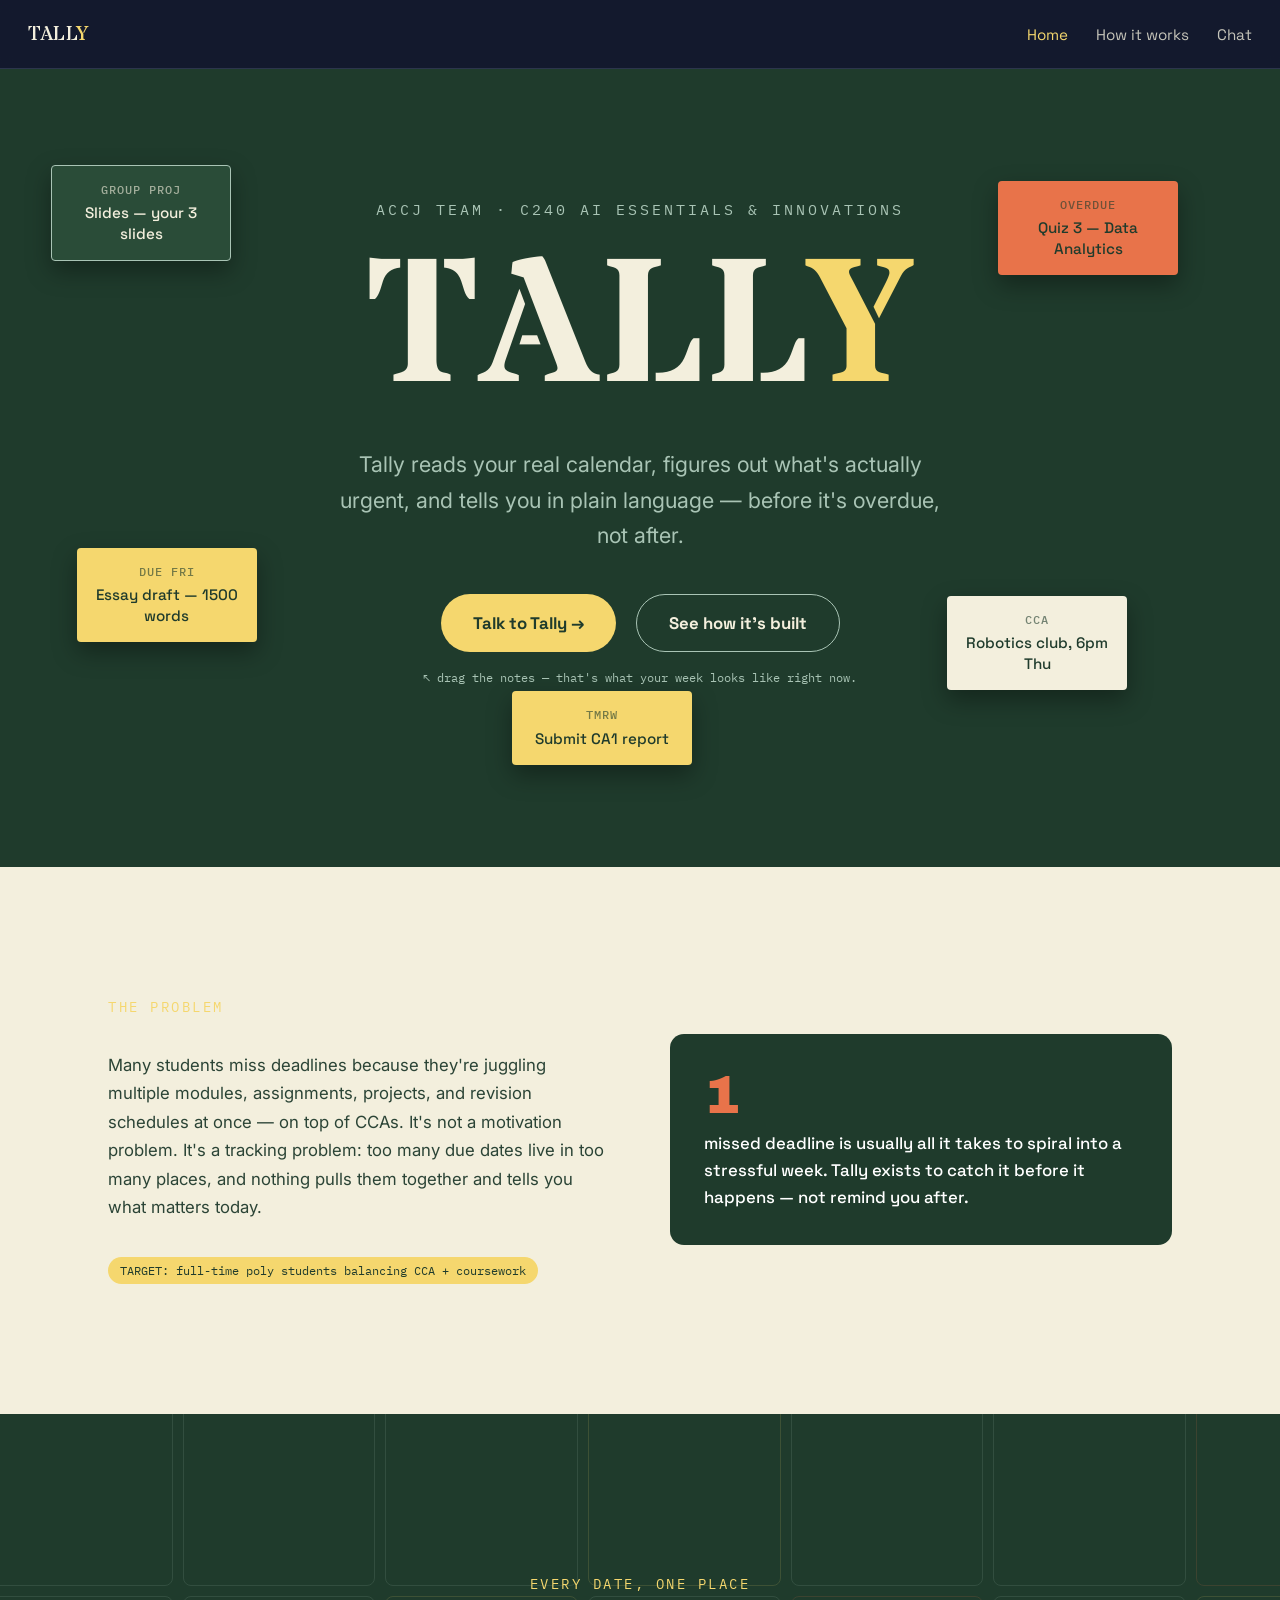
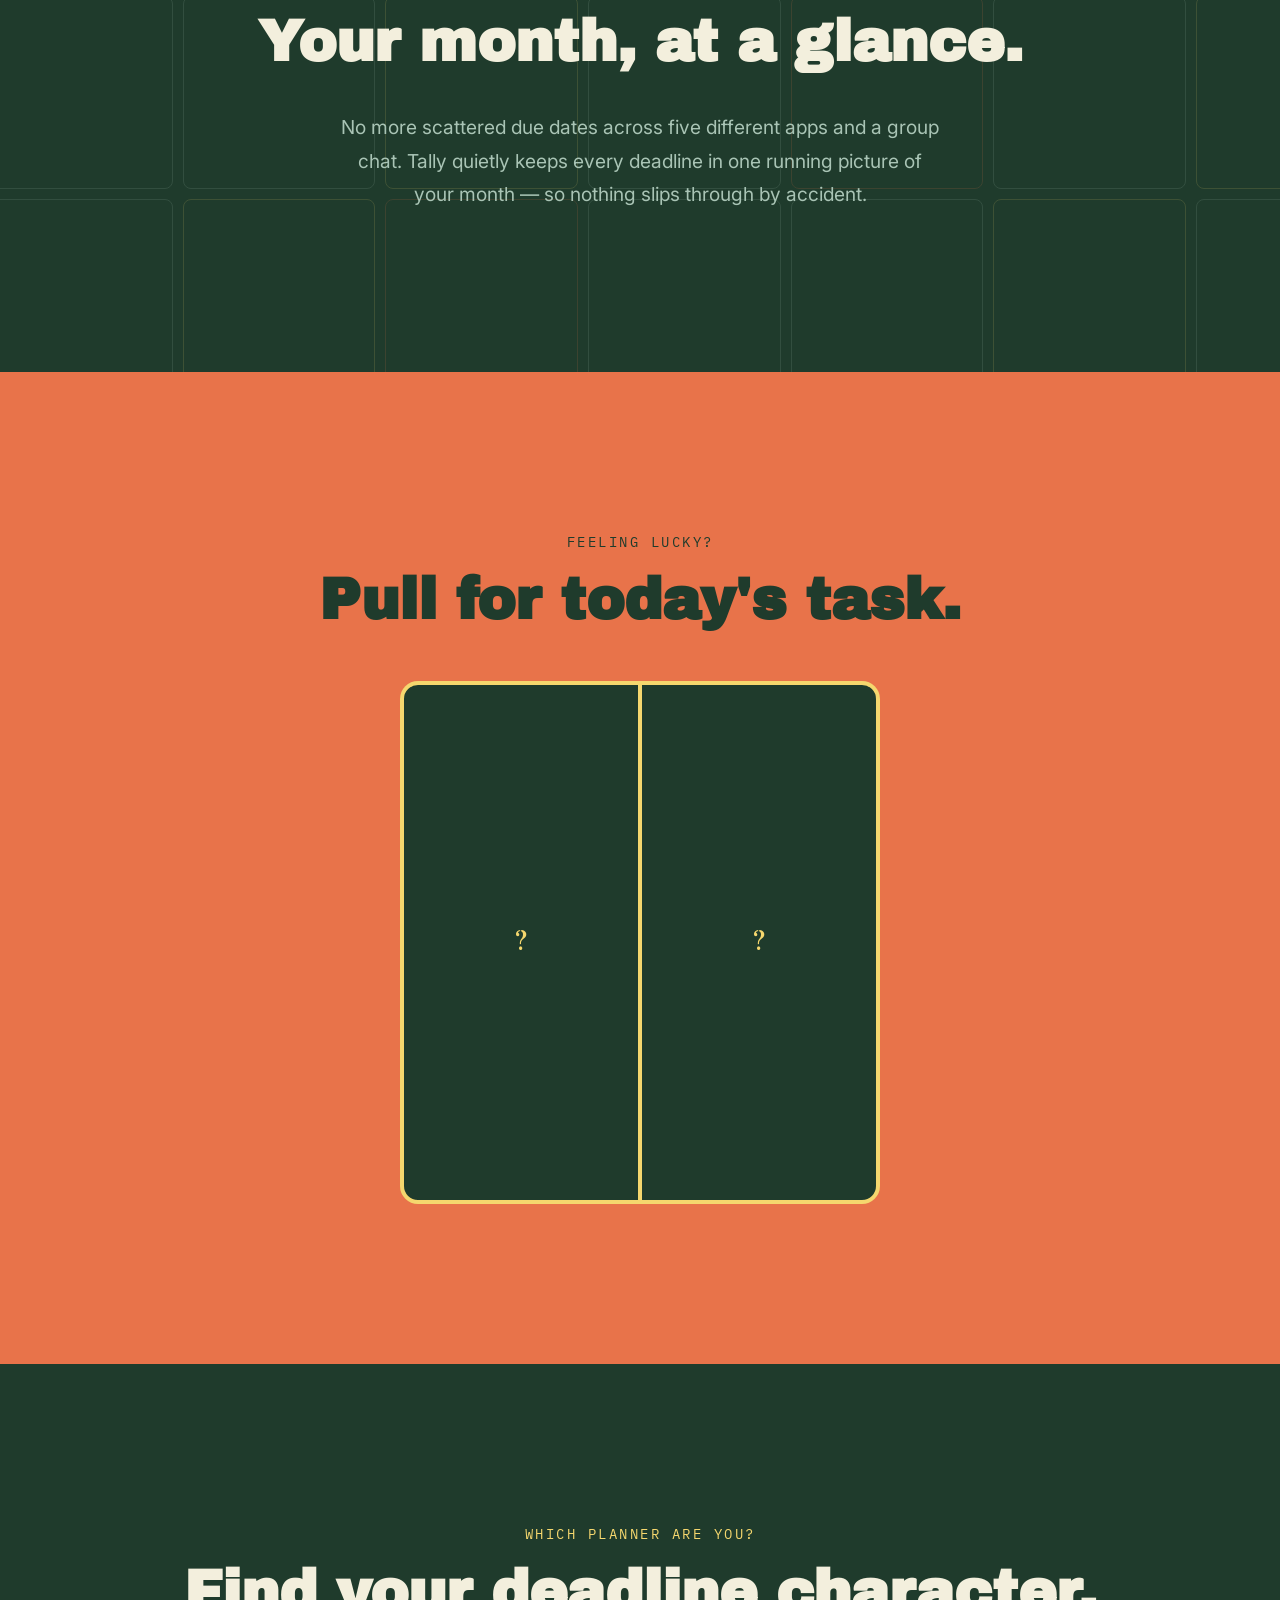
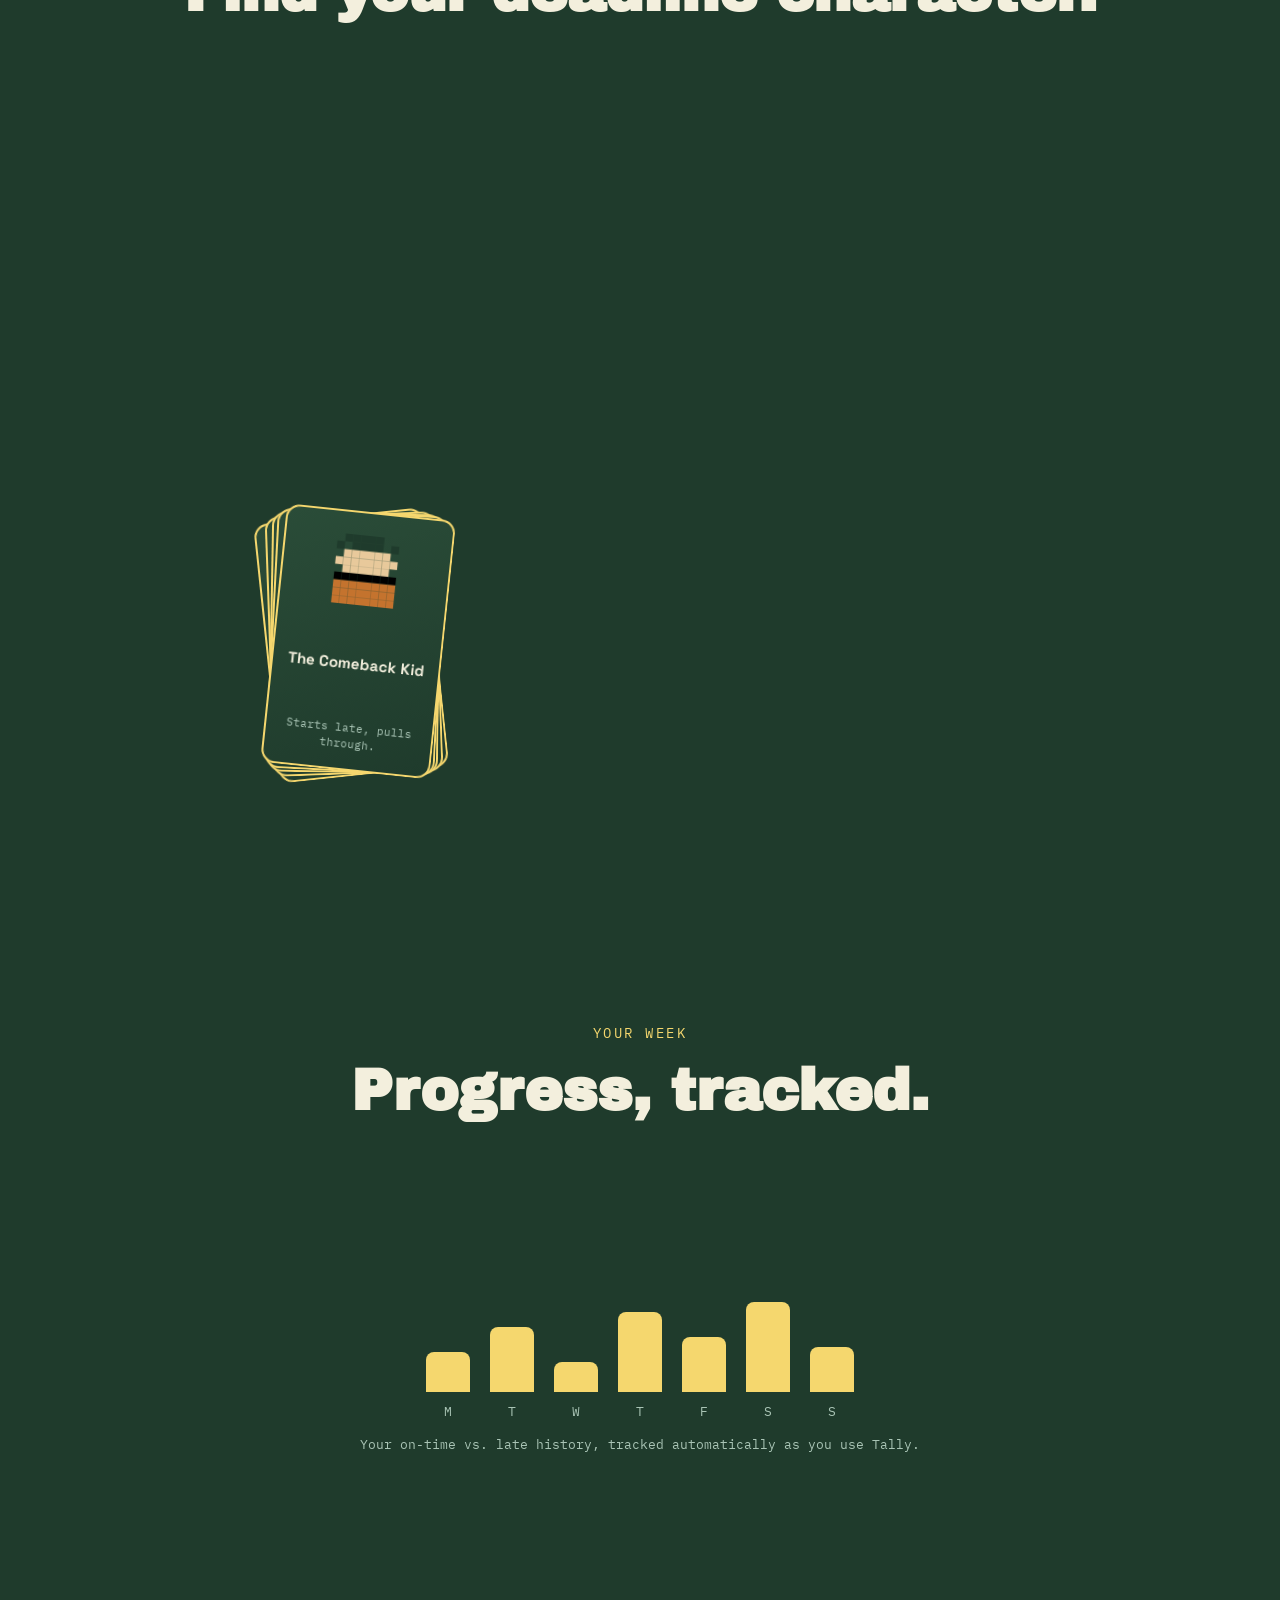
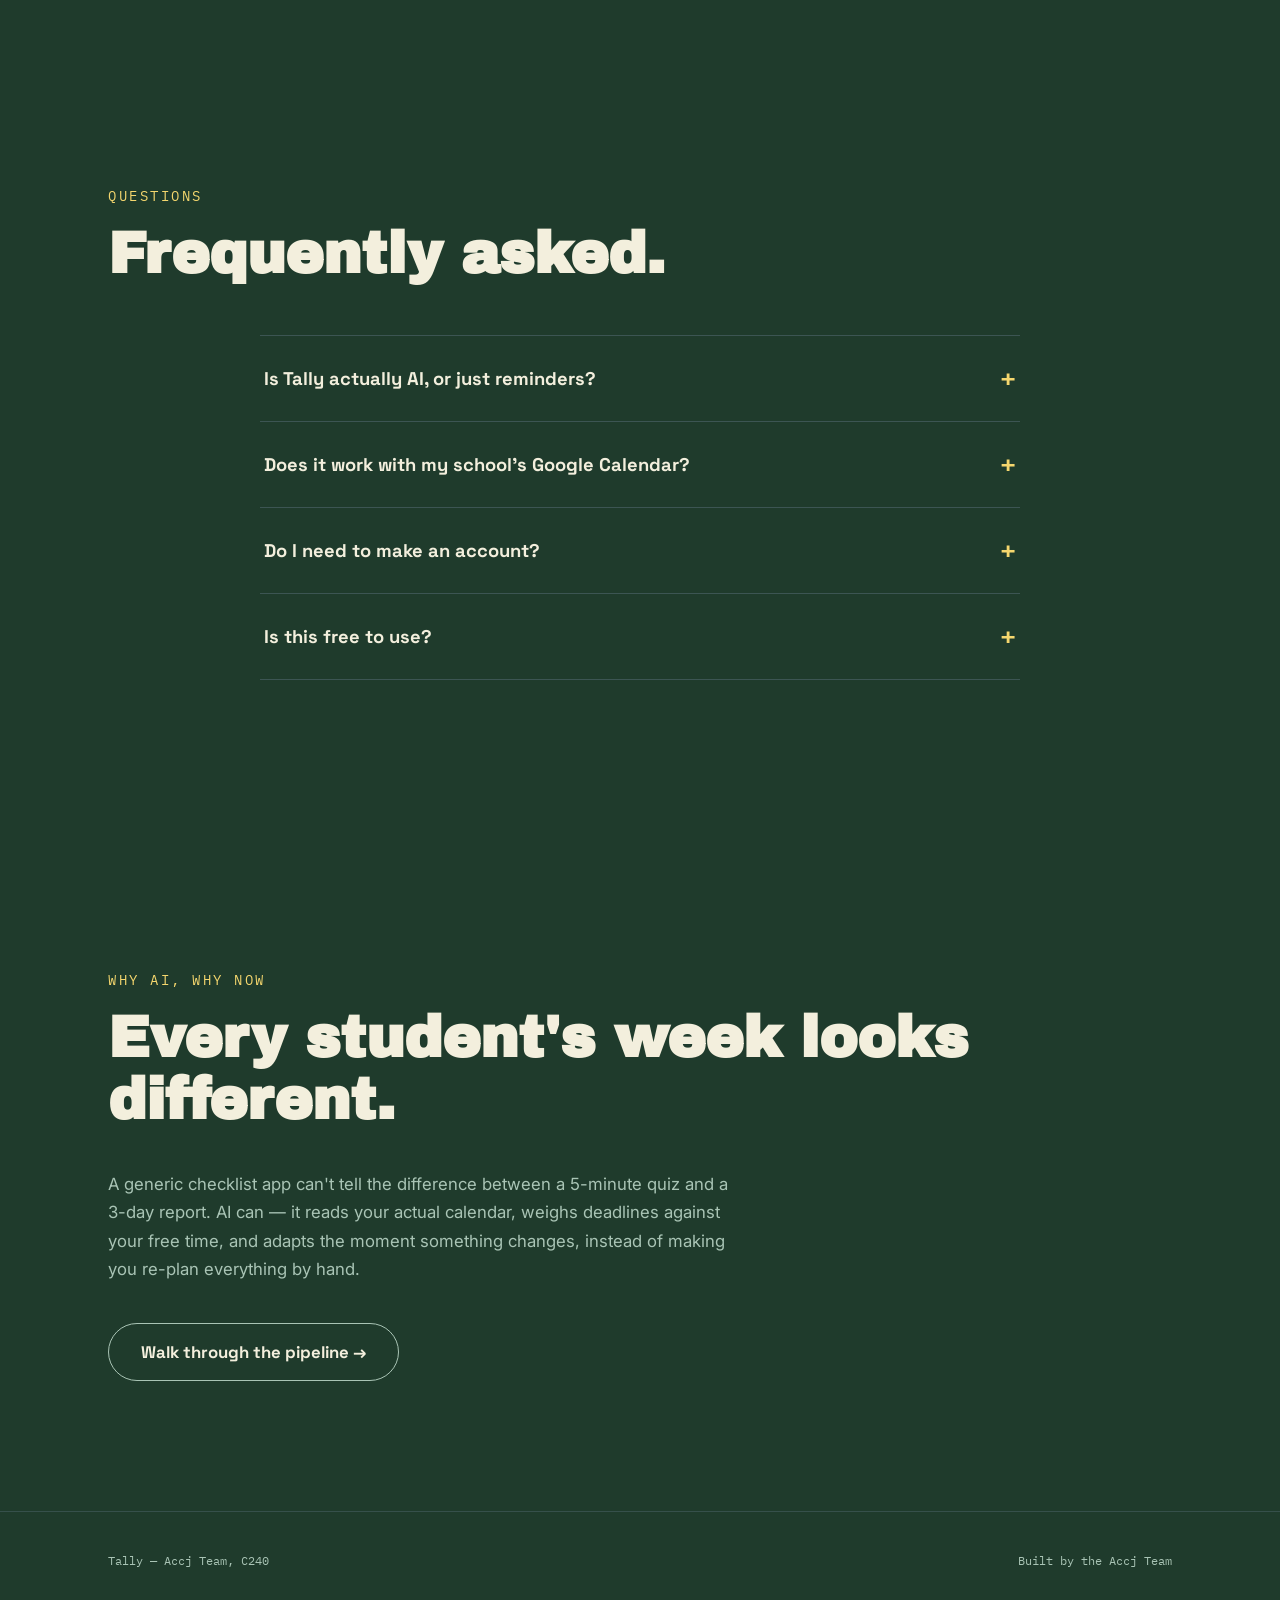
<file: index.html>
<!DOCTYPE html>
<html lang="en">
<head>
<meta charset="UTF-8">
<meta name="viewport" content="width=device-width, initial-scale=1.0">
<title>Tally — stop forgetting stuff</title>
<link rel="stylesheet" href="style.css">
</head>
<body>

<nav class="nav">
  <a href="index.html" class="nav-mark" style="text-decoration:none;">TALL<span>Y</span></a>
  <ul class="nav-links" id="nav-links">
    <li><a href="index.html">Home</a></li>
    <li><a href="how-it-works.html">How it works</a></li>
    <li><a href="chat.html">Chat</a></li>
  </ul>
  <button class="nav-toggle" id="nav-toggle" aria-label="Toggle menu">&#9776;</button>
</nav>

<header class="hero">
  <!-- AVYA: sticky notes scattered around the wordmark, absolute + draggable -->
  <div class="note-field" aria-hidden="true">
    <div class="note y" style="left:6%; top:60%;"><span class="note-tag">Due Fri</span>Essay draft — 1500 words</div>
    <div class="note c" style="left:78%; top:14%;"><span class="note-tag">Overdue</span>Quiz 3 — Data Analytics</div>
    <div class="note p" style="left:74%; top:66%;"><span class="note-tag">CCA</span>Robotics club, 6pm Thu</div>
    <div class="note b" style="left:4%; top:12%;"><span class="note-tag">Group proj</span>Slides — your 3 slides</div>
    <div class="note y" style="left:40%; top:78%;"><span class="note-tag">Tmrw</span>Submit CA1 report</div>
  </div>

  <div class="wrap">
    <div class="eyebrow">Accj Team · C240 AI Essentials & Innovations</div>
    <h1 class="wordmark">
      <span class="char-in">T</span><span class="char-in">A</span><span class="char-in">L</span><span class="char-in">L</span><span class="char-in accent">Y</span>
    </h1>
    <p class="sub">Tally reads your real calendar, figures out what's actually urgent, and tells you in plain language — before it's overdue, not after.</p>
    <div class="hero-cta">
      <a href="chat.html" class="btn btn-primary">Talk to Tally →</a>
      <a href="how-it-works.html" class="btn btn-ghost">See how it's built</a>
    </div>
    <p class="hero-hint">↖ drag the notes — that's what your week looks like right now.</p>
  </div>
</header>

<section class="problem reveal">
  <div class="wrap">
    <div class="section-label">The problem</div>
    <div class="problem-grid">
      <div>
        <p>Many students miss deadlines because they're juggling multiple modules, assignments, projects, and revision schedules at once — on top of CCAs. It's not a motivation problem. It's a tracking problem: too many due dates live in too many places, and nothing pulls them together and tells you what matters today.</p>
        <span class="audience-chip">TARGET: full-time poly students balancing CCA + coursework</span>
      </div>
      <div class="stat-card">
        <div class="stat-num">1</div>
        <p style="margin:0;">missed deadline is usually all it takes to spiral into a stressful week. Tally exists to catch it before it happens — not remind you after.</p>
      </div>
    </div>
  </div>
</section>

<!-- CALENDAR — pure decorative background texture, Abetka-style, no boxed grid -->
<section class="calendar-section reveal">
  <div class="calendar-bg" aria-hidden="true">
    <div></div><div></div><div></div><div></div><div></div><div></div><div></div><div></div><div></div>
    <div></div><div></div><div></div><div></div><div></div><div></div><div></div><div></div><div></div>
    <div></div><div></div><div></div><div></div><div></div><div></div><div></div><div></div><div></div>
  </div>
  <div class="wrap calendar-content">
    <div class="section-label">Every date, one place</div>
    <h2 class="section-title" style="font-family:'Archivo Black',sans-serif;">Your month, at a glance.</h2>
    <p>No more scattered due dates across five different apps and a group chat. Tally quietly keeps every deadline in one running picture of your month — so nothing slips through by accident.</p>
  </div>
</section>

<!-- SLOT MACHINE — scroll-linked vault doors open as you enter, close as you leave -->
<section class="slot-section reveal" id="slot-section">
  <div class="wrap">
    <div class="section-label">Feeling lucky?</div>
    <h2 class="section-title" style="font-family:'Archivo Black',sans-serif;">Pull for today's task.</h2>

    <div class="slot-stage" id="slot-stage">
      <div class="slot-machine" id="slot-machine">
        <div class="machine-dome"><span class="machine-star">★</span></div>
        <div class="machine-body">
          <div class="marquee" aria-hidden="true">
            <span></span><span></span><span></span><span></span><span></span><span></span><span></span><span></span>
          </div>
          <div class="reels">
            <div class="reel"><div class="reel-strip">⏰</div></div>
            <div class="reel"><div class="reel-strip">📕</div></div>
            <div class="reel"><div class="reel-strip">🔥</div></div>
          </div>
          <div class="slot-result" id="slot-result"></div>
          <button class="lever-btn" id="lever-btn">PULL 🎰</button>
        </div>
      </div>

      <!-- scroll-linked vault doors: open on the way in, close on the way out -->
      <div class="slot-doors" aria-hidden="true">
        <div class="door left"><span>?</span></div>
        <div class="door right"><span>?</span></div>
      </div>
    </div>
  </div>
</section>

<!-- TAROT CHARACTER CARDS — flip face-up one by one on scroll, then collect into a deck beside the quiz -->
<section class="tarot-section reveal">
  <div class="wrap">
    <div class="section-label">Which planner are you?</div>
    <h2 class="section-title" style="font-family:'Archivo Black',sans-serif;">Find your deadline character.</h2>

    <div class="tarot-grid" id="tarot-grid">

      <div class="tarot-card" data-type="early">
        <div class="card-inner">
          <div class="card-face card-back"><span>T</span></div>
          <div class="card-face card-front">
            <div class="tarot-portrait" data-portrait="early"></div>
            <div class="tarot-name">The Early Bird</div>
            <div class="tarot-desc">Days ahead, calm and collected.</div>
          </div>
        </div>
      </div>

      <div class="tarot-card" data-type="steady">
        <div class="card-inner">
          <div class="card-face card-back"><span>T</span></div>
          <div class="card-face card-front">
            <div class="tarot-portrait" data-portrait="steady"></div>
            <div class="tarot-name">The Steady Planner</div>
            <div class="tarot-desc">Daily chunks, no surprises.</div>
          </div>
        </div>
      </div>

      <div class="tarot-card" data-type="diver">
        <div class="card-inner">
          <div class="card-face card-back"><span>T</span></div>
          <div class="card-face card-front">
            <div class="tarot-portrait" data-portrait="diver"></div>
            <div class="tarot-name">The Deadline Diver</div>
            <div class="tarot-desc">Thrives at 11:59pm.</div>
          </div>
        </div>
      </div>

      <div class="tarot-card" data-type="juggler">
        <div class="card-inner">
          <div class="card-face card-back"><span>T</span></div>
          <div class="card-face card-front">
            <div class="tarot-portrait" data-portrait="juggler"></div>
            <div class="tarot-name">The Juggler</div>
            <div class="tarot-desc">Many things, somehow works.</div>
          </div>
        </div>
      </div>

      <div class="tarot-card" data-type="comeback">
        <div class="card-inner">
          <div class="card-face card-back"><span>T</span></div>
          <div class="card-face card-front">
            <div class="tarot-portrait" data-portrait="comeback"></div>
            <div class="tarot-name">The Comeback Kid</div>
            <div class="tarot-desc">Starts late, pulls through.</div>
          </div>
        </div>
      </div>

    </div>

    <p class="hero-hint" id="scroll-cue">↓ keep scrolling to collect the deck</p>

    <div class="quiz-row" id="quiz-row">
      <div class="deck-col" id="deck-col"></div>
      <div class="quiz-col">
        <div class="quiz-box" id="quiz-box">
          <div class="quiz-question" id="quiz-question"></div>
          <div class="quiz-options" id="quiz-options"></div>
          <p class="quiz-result-note" id="quiz-result-note" style="display:none;">Your planner type — this sharpens the more you use Tally.</p>
        </div>
      </div>
    </div>
  </div>
</section>

<!-- PROGRESS CHART -->
<section class="progress-section reveal">
  <div class="wrap">
    <div class="section-label">Your week</div>
    <h2 class="section-title" style="font-family:'Archivo Black',sans-serif;">Progress, tracked.</h2>
    <div class="progress-chart">
      <div class="progress-bar"><span>M</span></div>
      <div class="progress-bar"><span>T</span></div>
      <div class="progress-bar"><span>W</span></div>
      <div class="progress-bar"><span>T</span></div>
      <div class="progress-bar"><span>F</span></div>
      <div class="progress-bar"><span>S</span></div>
      <div class="progress-bar"><span>S</span></div>
    </div>
    <p class="progress-note">Your on-time vs. late history, tracked automatically as you use Tally.</p>
  </div>
</section>

<!-- FAQ -->
<section class="faq-section reveal">
  <div class="wrap">
    <div class="section-label">Questions</div>
    <h2 class="section-title" style="font-family:'Archivo Black',sans-serif;">Frequently asked.</h2>
    <div class="faq-list" id="faq-list">
      <div class="faq-item">
        <button class="faq-q">Is Tally actually AI, or just reminders? <span class="plus">+</span></button>
        <div class="faq-a">It's a real AI Agent reading your calendar and reasoning about what's urgent — not a fixed list of reminder rules. It adapts as your schedule changes.</div>
      </div>
      <div class="faq-item">
        <button class="faq-q">Does it work with my school's Google Calendar? <span class="plus">+</span></button>
        <div class="faq-a">Yes — Tally reads directly from Google Calendar, so anything already synced there (school timetable, CCA schedule, personal events) is visible to it.</div>
      </div>
      <div class="faq-item">
        <button class="faq-q">Do I need to make an account? <span class="plus">+</span></button>
        <div class="faq-a">No — just open the chat and start asking. Account support is on the roadmap.</div>
      </div>
      <div class="faq-item">
        <button class="faq-q">Is this free to use? <span class="plus">+</span></button>
        <div class="faq-a">Tally is free to use, with no pricing plan attached.</div>
      </div>
    </div>
  </div>
</section>

<section class="reveal">
  <div class="wrap">
    <div class="section-label">Why AI, why now</div>
    <h2 class="section-title" style="font-family:'Archivo Black',sans-serif;">Every student's week looks different.</h2>
    <p style="color:var(--slate); max-width:640px; line-height:1.7; font-size:1.05rem;">A generic checklist app can't tell the difference between a 5-minute quiz and a 3-day report. AI can — it reads your actual calendar, weighs deadlines against your free time, and adapts the moment something changes, instead of making you re-plan everything by hand.</p>
    <a href="how-it-works.html" class="btn btn-ghost" style="margin-top:22px;">Walk through the pipeline →</a>
  </div>
</section>

<footer>
  <div class="wrap" style="display:flex; justify-content:space-between; width:100%; flex-wrap:wrap; gap:10px;">
    <span>Tally — Accj Team, C240</span>
    <span>Built by the Accj Team</span>
  </div>
</footer>

<script src="script.js"></script>
</body>
</html>
</file>
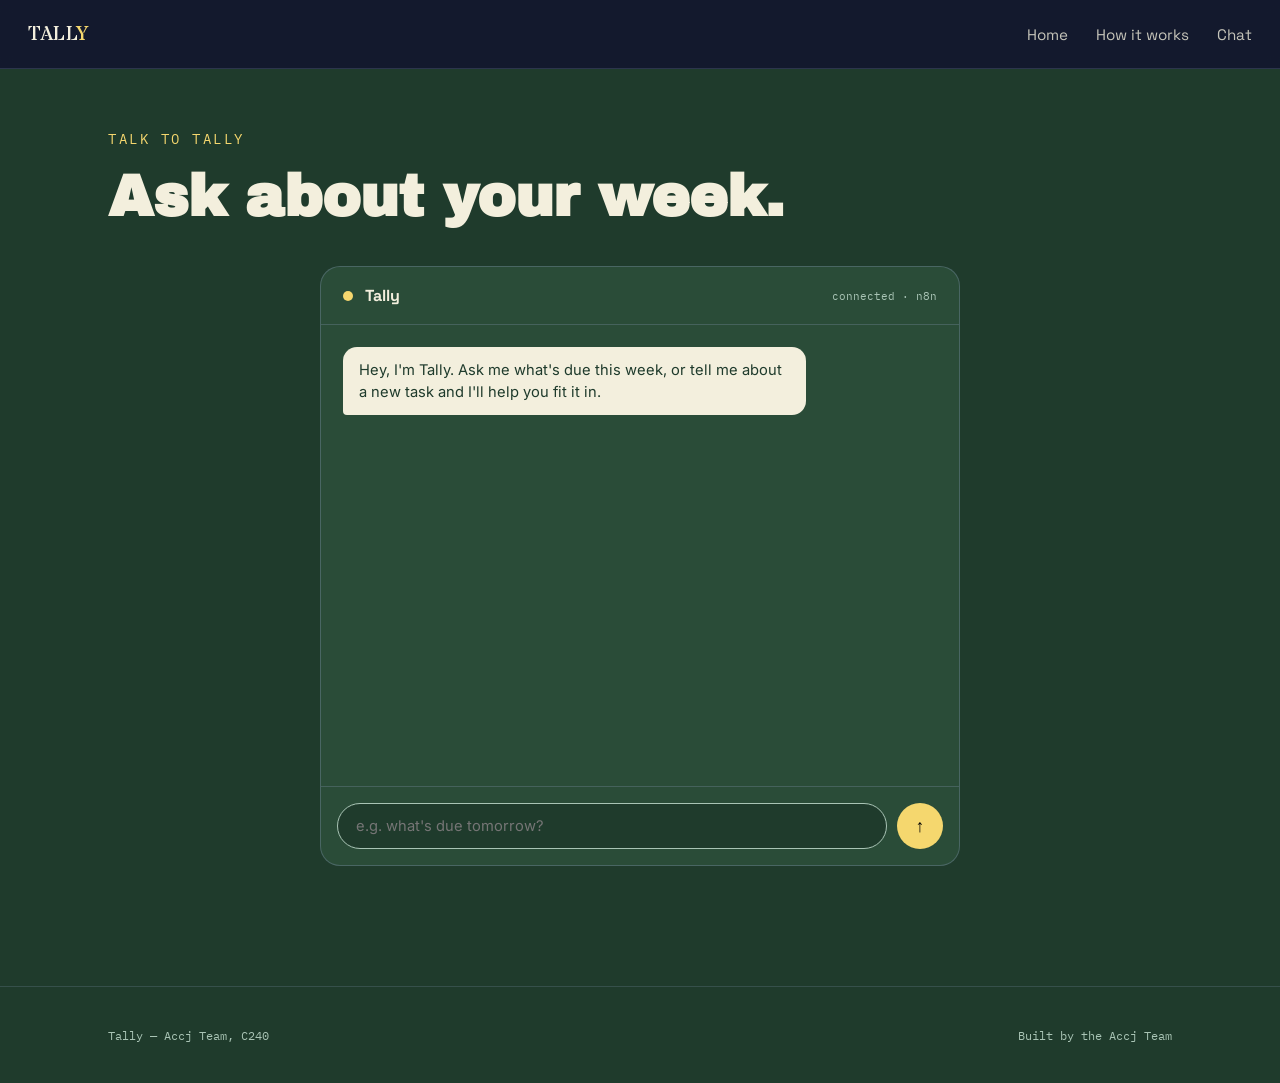
<file: chat (1).html>
<!DOCTYPE html>
<html lang="en">
<head>
<meta charset="UTF-8">
<meta name="viewport" content="width=device-width, initial-scale=1.0">
<title>Chat with Tally</title>
<link rel="stylesheet" href="style.css">
</head>
<body>

<nav class="nav">
  <a href="index.html" class="nav-mark" style="text-decoration:none;">TALL<span>Y</span></a>
  <ul class="nav-links" id="nav-links">
    <li><a href="index.html">Home</a></li>
    <li><a href="how-it-works.html">How it works</a></li>
    <li><a href="chat.html">Chat</a></li>
  </ul>
  <button class="nav-toggle" id="nav-toggle" aria-label="Toggle menu">&#9776;</button>
</nav>

<section class="chat-page">
  <div class="wrap">
    <div class="section-label">Talk to Tally</div>
    <h1 class="section-title">Ask about your week.</h1>

    <div class="chat-shell">
      <div class="chat-head">
        <div class="chat-dot"></div>
        <div class="chat-head-name">Tally</div>
        <div class="chat-head-status" id="chat-status">connecting…</div>
      </div>

      <div class="chat-log" id="chat-log">
        <div class="bubble bot">Hey, I'm Tally. Ask me what's due this week, or tell me about a new task and I'll help you fit it in.</div>
      </div>

      <form class="chat-input-row" id="chat-form">
        <input id="chat-input" type="text" placeholder="e.g. what's due tomorrow?" autocomplete="off">
        <button type="submit" aria-label="Send">↑</button>
      </form>
    </div>
  </div>
</section>

<footer>
  <div class="wrap" style="display:flex; justify-content:space-between; width:100%; flex-wrap:wrap; gap:10px;">
    <span>Tally — Accj Team, C240</span>
    <span>Built by the Accj Team</span>
  </div>
</footer>

<script src="script.js"></script>
</body>
</html>
</file>
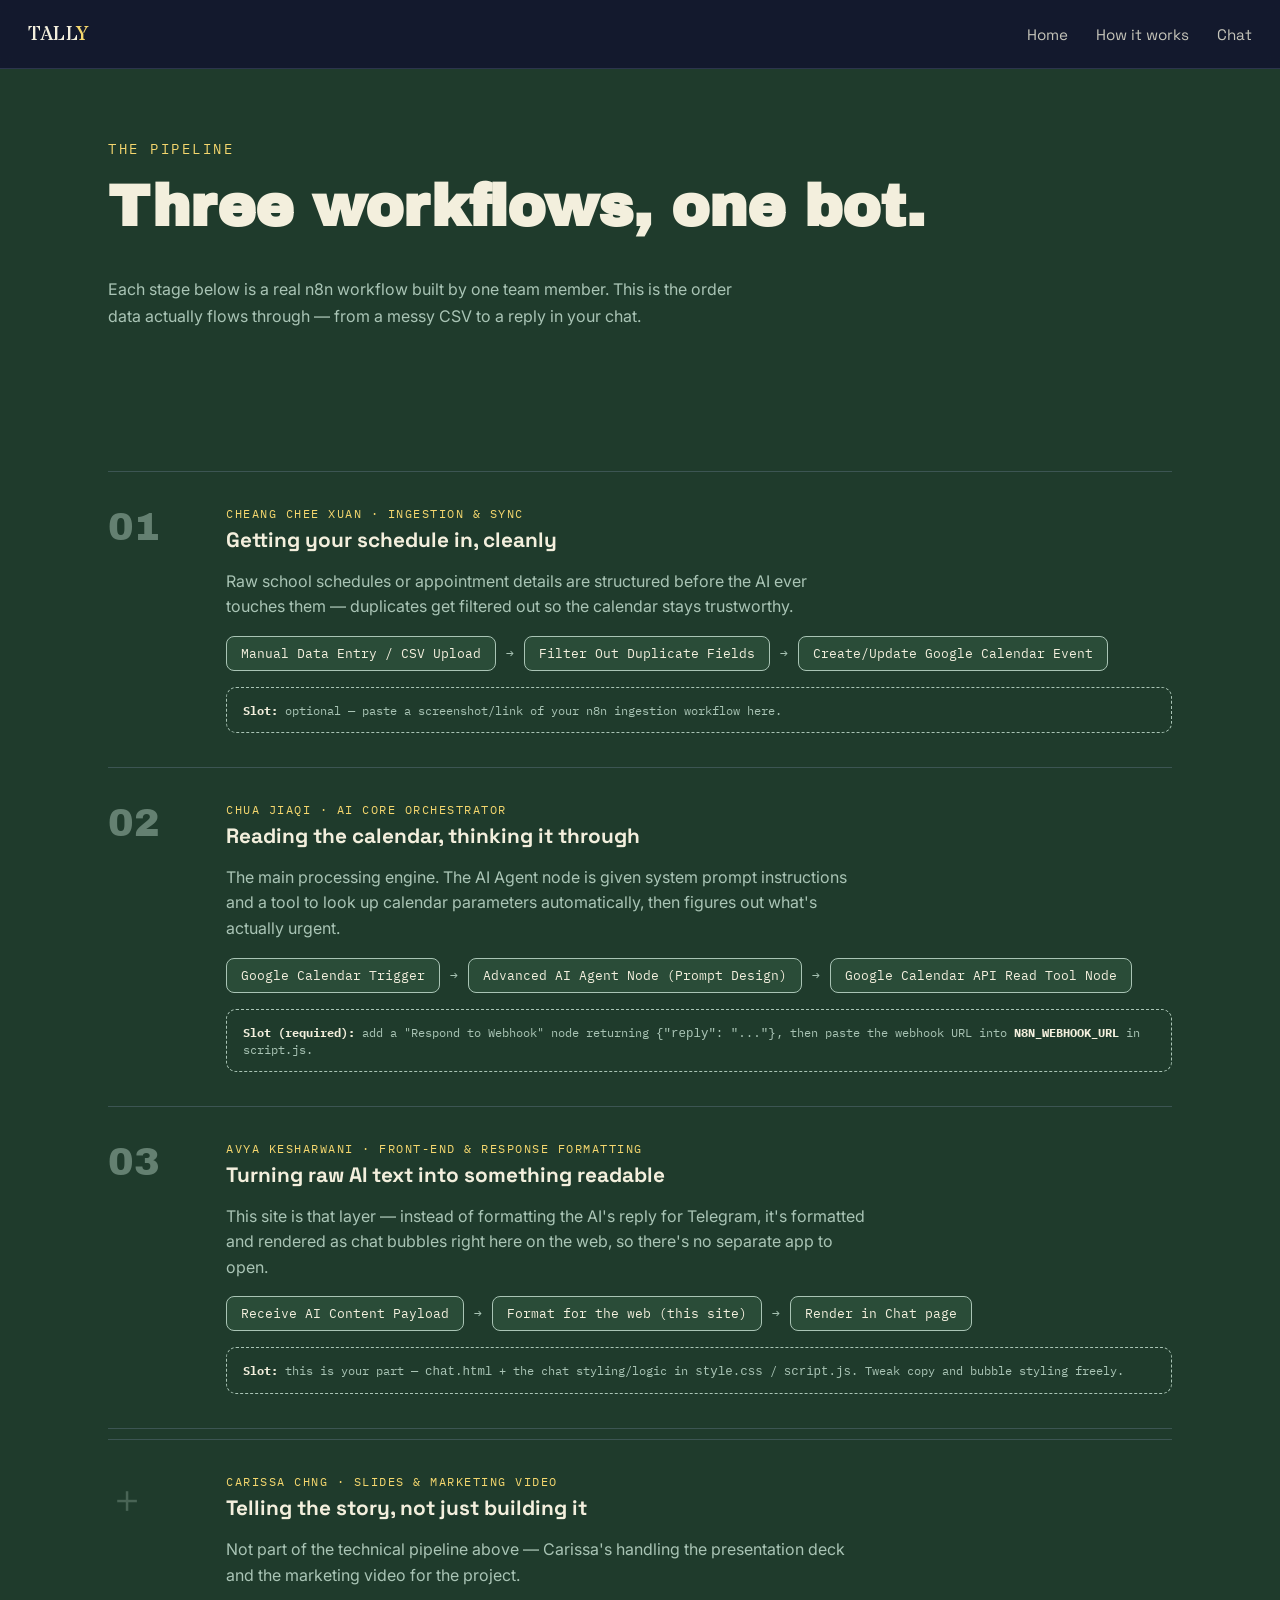
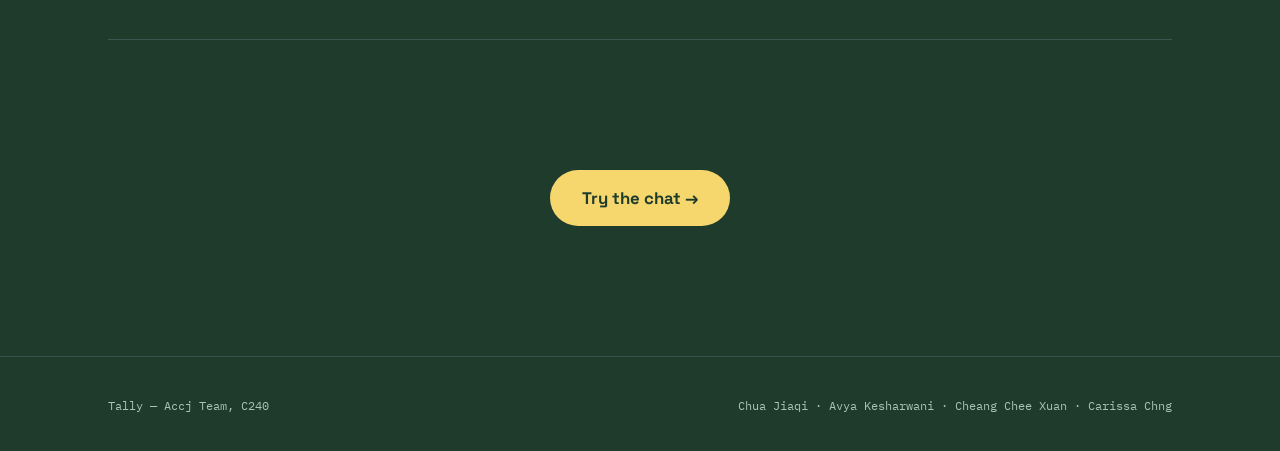
<file: how-it-works (3).html>
<!DOCTYPE html>
<html lang="en">
<head>
<meta charset="UTF-8">
<meta name="viewport" content="width=device-width, initial-scale=1.0">
<title>How Tally works</title>
<link rel="stylesheet" href="style.css">
</head>
<body>

<nav class="nav">
  <a href="index.html" class="nav-mark" style="text-decoration:none;">TALL<span>Y</span></a>
  <ul class="nav-links" id="nav-links">
    <li><a href="index.html">Home</a></li>
    <li><a href="how-it-works.html">How it works</a></li>
    <li><a href="chat.html">Chat</a></li>
  </ul>
  <button class="nav-toggle" id="nav-toggle" aria-label="Toggle menu">&#9776;</button>
</nav>

<section style="padding-top:70px;">
  <div class="wrap">
    <div class="section-label">The pipeline</div>
    <h1 class="section-title">Three workflows, one bot.</h1>
    <p style="color:var(--slate); max-width:640px; line-height:1.7; margin-bottom:10px;">Each stage below is a real n8n workflow built by one team member. This is the order data actually flows through — from a messy CSV to a reply in your chat.</p>
  </div>
</section>

<section style="padding-top:0;">
  <div class="wrap">
    <div class="steps">

      <!-- STEP 1 — CHEANG CHEE XUAN -->
      <div class="step">
        <div class="step-num">01</div>
        <div>
          <div class="step-role">Cheang Chee Xuan · Ingestion &amp; Sync</div>
          <h3 class="step-title">Getting your schedule in, cleanly</h3>
          <p class="step-desc">Raw school schedules or appointment details are structured before the AI ever touches them — duplicates get filtered out so the calendar stays trustworthy.</p>
          <div class="flow">
            <span class="flow-node">Manual Data Entry / CSV Upload</span>
            <span class="flow-arrow">→</span>
            <span class="flow-node">Filter Out Duplicate Fields</span>
            <span class="flow-arrow">→</span>
            <span class="flow-node">Create/Update Google Calendar Event</span>
          </div>
          <!-- CHEANG CHEE XUAN: this card is just a summary. Nothing on the
               website needs to change for your part — your workflow feeds
               Google Calendar directly. If you want proof-of-work here,
               drop a screenshot of your n8n canvas as an image in this slot. -->
          <div class="slot"><b>Slot:</b> optional — paste a screenshot/link of your n8n ingestion workflow here.</div>
        </div>
      </div>

      <!-- STEP 2 — CHUA JIAQI -->
      <div class="step">
        <div class="step-num">02</div>
        <div>
          <div class="step-role">Chua Jiaqi · AI Core Orchestrator</div>
          <h3 class="step-title">Reading the calendar, thinking it through</h3>
          <p class="step-desc">The main processing engine. The AI Agent node is given system prompt instructions and a tool to look up calendar parameters automatically, then figures out what's actually urgent.</p>
          <div class="flow">
            <span class="flow-node">Google Calendar Trigger</span>
            <span class="flow-arrow">→</span>
            <span class="flow-node">Advanced AI Agent Node (Prompt Design)</span>
            <span class="flow-arrow">→</span>
            <span class="flow-node">Google Calendar API Read Tool Node</span>
          </div>
          <!-- CHUA JIAQI: this is the important one for the website.
               Your workflow's final output needs a "Respond to Webhook"
               node (instead of/in addition to Telegram) so the chat
               page can call it directly. Paste the production webhook
               URL into N8N_WEBHOOK_URL at the top of script.js. -->
          <div class="slot"><b>Slot (required):</b> add a "Respond to Webhook" node returning <code>{"reply": "..."}</code>, then paste the webhook URL into <b>N8N_WEBHOOK_URL</b> in script.js.</div>
        </div>
      </div>

      <!-- STEP 3 — AVYA (this site) -->
      <div class="step">
        <div class="step-num">03</div>
        <div>
          <div class="step-role">Avya Kesharwani · Front-End &amp; Response Formatting</div>
          <h3 class="step-title">Turning raw AI text into something readable</h3>
          <p class="step-desc">This site is that layer — instead of formatting the AI's reply for Telegram, it's formatted and rendered as chat bubbles right here on the web, so there's no separate app to open.</p>
          <div class="flow">
            <span class="flow-node">Receive AI Content Payload</span>
            <span class="flow-arrow">→</span>
            <span class="flow-node">Format for the web (this site)</span>
            <span class="flow-arrow">→</span>
            <span class="flow-node">Render in Chat page</span>
          </div>
          <div class="slot"><b>Slot:</b> this is your part — <code>chat.html</code> + the chat styling/logic in <code>style.css</code> / <code>script.js</code>. Tweak copy and bubble styling freely.</div>
        </div>
      </div>

    </div>

    <!-- CARISSA: no longer building the technical error-handling workflow —
         her part of the project is slides + the marketing video, kept
         separate from the technical pipeline above. -->
    <div class="step" style="border-top:1px solid rgba(147,163,199,0.25); padding-top:34px; margin-top:10px;">
      <div class="step-num" style="opacity:0.3;">＋</div>
      <div>
        <div class="step-role">Carissa Chng · Slides &amp; Marketing Video</div>
        <h3 class="step-title">Telling the story, not just building it</h3>
        <p class="step-desc">Not part of the technical pipeline above — Carissa's handling the presentation deck and the marketing video for the project.</p>
      </div>
    </div>

  </div>
</section>

<section style="padding-top:0;">
  <div class="wrap" style="text-align:center;">
    <a href="chat.html" class="btn btn-primary">Try the chat →</a>
  </div>
</section>

<footer>
  <div class="wrap" style="display:flex; justify-content:space-between; width:100%; flex-wrap:wrap; gap:10px;">
    <span>Tally — Accj Team, C240</span>
    <span>Chua Jiaqi · Avya Kesharwani · Cheang Chee Xuan · Carissa Chng</span>
  </div>
</footer>

<script src="script.js"></script>
</body>
</html>
</file>
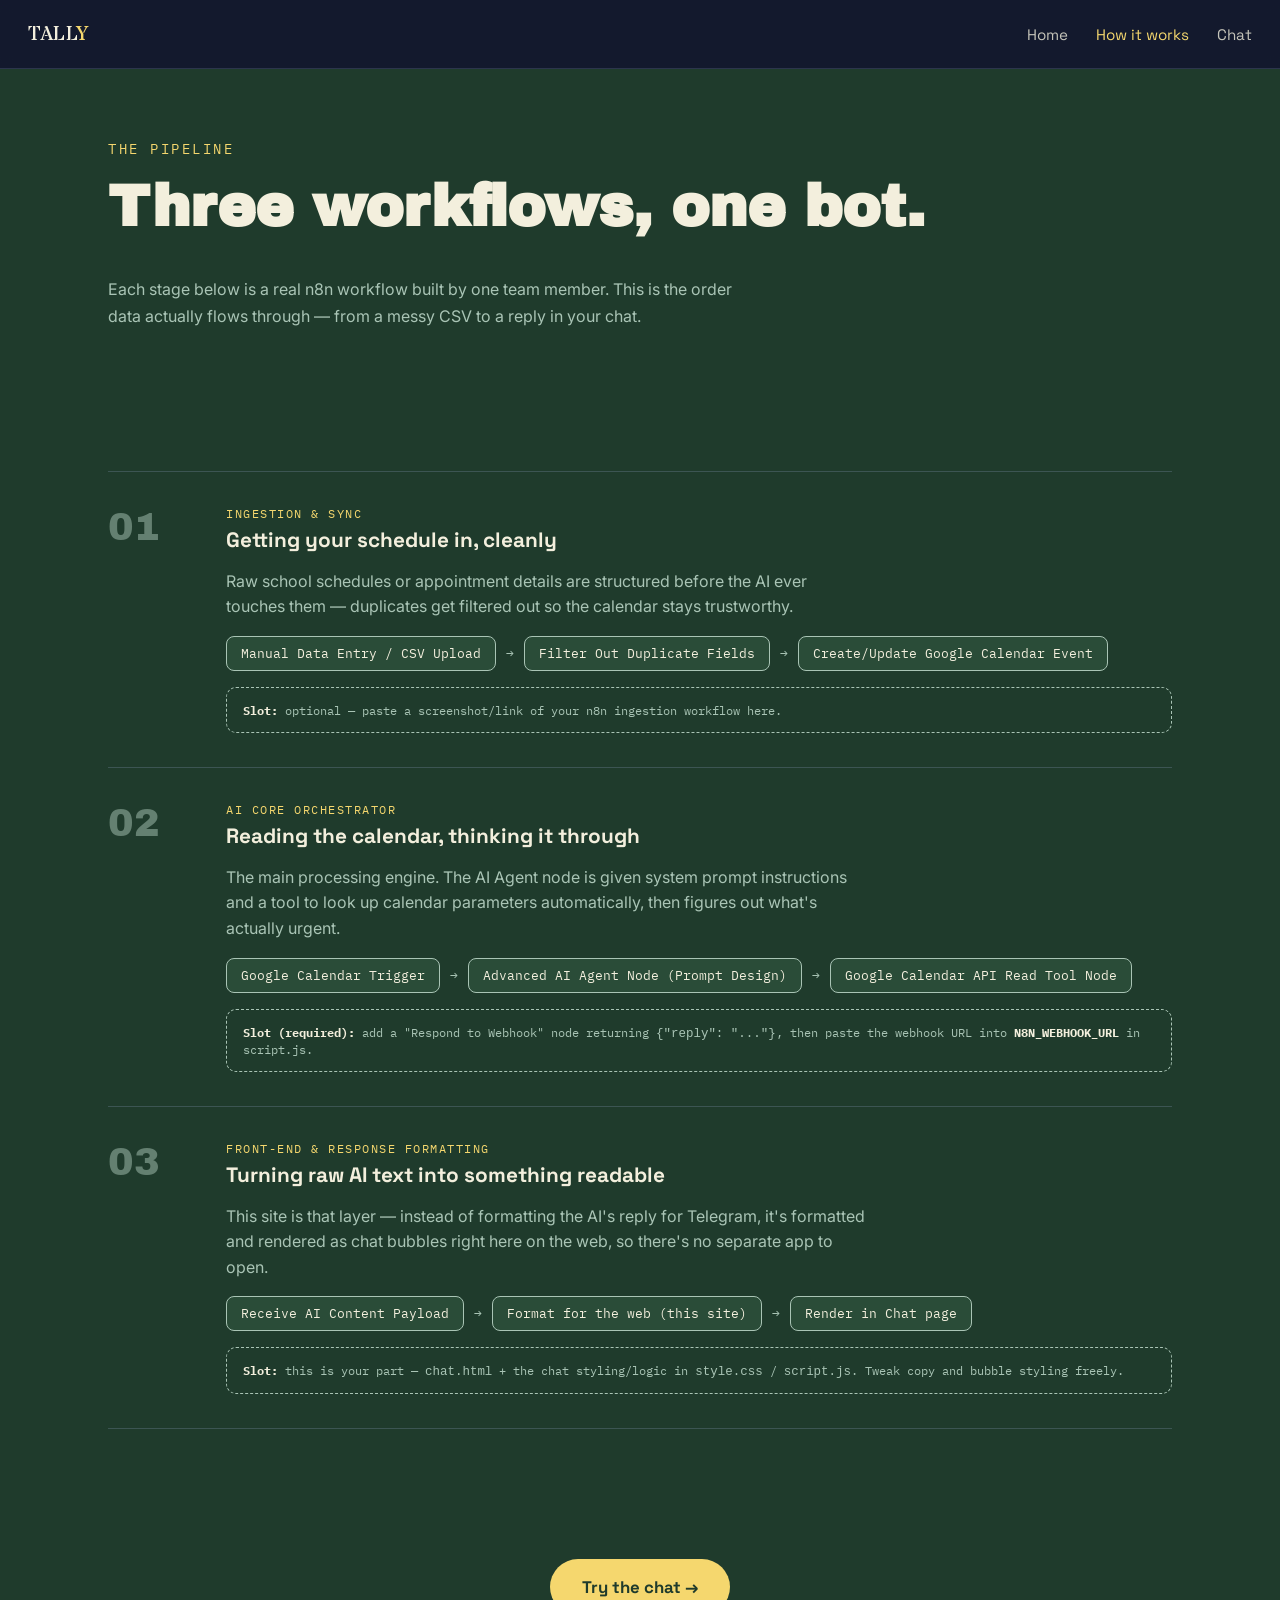
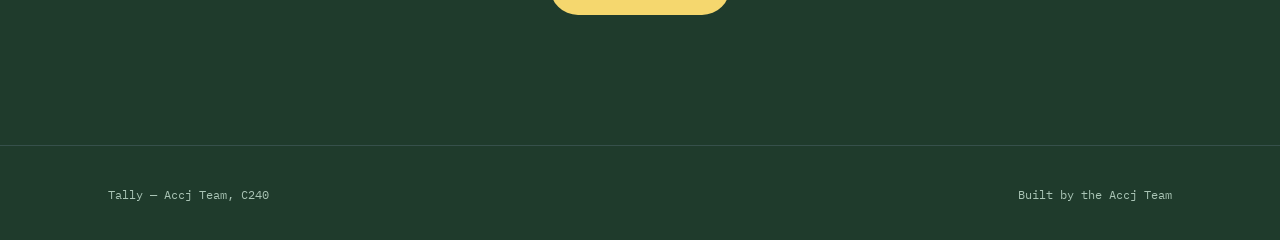
<file: how-it-works.html>
<!DOCTYPE html>
<html lang="en">
<head>
<meta charset="UTF-8">
<meta name="viewport" content="width=device-width, initial-scale=1.0">
<title>How Tally works</title>
<link rel="stylesheet" href="style.css">
</head>
<body>

<nav class="nav">
  <a href="index.html" class="nav-mark" style="text-decoration:none;">TALL<span>Y</span></a>
  <ul class="nav-links" id="nav-links">
    <li><a href="index.html">Home</a></li>
    <li><a href="how-it-works.html">How it works</a></li>
    <li><a href="chat.html">Chat</a></li>
  </ul>
  <button class="nav-toggle" id="nav-toggle" aria-label="Toggle menu">&#9776;</button>
</nav>

<section style="padding-top:70px;">
  <div class="wrap">
    <div class="section-label">The pipeline</div>
    <h1 class="section-title">Three workflows, one bot.</h1>
    <p style="color:var(--slate); max-width:640px; line-height:1.7; margin-bottom:10px;">Each stage below is a real n8n workflow built by one team member. This is the order data actually flows through — from a messy CSV to a reply in your chat.</p>
  </div>
</section>

<section style="padding-top:0;">
  <div class="wrap">
    <div class="steps">

      <!-- STEP 1 — CHEANG CHEE XUAN -->
      <div class="step">
        <div class="step-num">01</div>
        <div>
          <div class="step-role">Ingestion &amp; Sync</div>
          <h3 class="step-title">Getting your schedule in, cleanly</h3>
          <p class="step-desc">Raw school schedules or appointment details are structured before the AI ever touches them — duplicates get filtered out so the calendar stays trustworthy.</p>
          <div class="flow">
            <span class="flow-node">Manual Data Entry / CSV Upload</span>
            <span class="flow-arrow">→</span>
            <span class="flow-node">Filter Out Duplicate Fields</span>
            <span class="flow-arrow">→</span>
            <span class="flow-node">Create/Update Google Calendar Event</span>
          </div>
          <!-- CHEANG CHEE XUAN: this card is just a summary. Nothing on the
               website needs to change for your part — your workflow feeds
               Google Calendar directly. If you want proof-of-work here,
               drop a screenshot of your n8n canvas as an image in this slot. -->
          <div class="slot"><b>Slot:</b> optional — paste a screenshot/link of your n8n ingestion workflow here.</div>
        </div>
      </div>

      <!-- STEP 2 — CHUA JIAQI -->
      <div class="step">
        <div class="step-num">02</div>
        <div>
          <div class="step-role">AI Core Orchestrator</div>
          <h3 class="step-title">Reading the calendar, thinking it through</h3>
          <p class="step-desc">The main processing engine. The AI Agent node is given system prompt instructions and a tool to look up calendar parameters automatically, then figures out what's actually urgent.</p>
          <div class="flow">
            <span class="flow-node">Google Calendar Trigger</span>
            <span class="flow-arrow">→</span>
            <span class="flow-node">Advanced AI Agent Node (Prompt Design)</span>
            <span class="flow-arrow">→</span>
            <span class="flow-node">Google Calendar API Read Tool Node</span>
          </div>
          <!-- CHUA JIAQI: this is the important one for the website.
               Your workflow's final output needs a "Respond to Webhook"
               node (instead of/in addition to Telegram) so the chat
               page can call it directly. Paste the production webhook
               URL into N8N_WEBHOOK_URL at the top of script.js. -->
          <div class="slot"><b>Slot (required):</b> add a "Respond to Webhook" node returning <code>{"reply": "..."}</code>, then paste the webhook URL into <b>N8N_WEBHOOK_URL</b> in script.js.</div>
        </div>
      </div>

      <!-- STEP 3 — AVYA (this site) -->
      <div class="step">
        <div class="step-num">03</div>
        <div>
          <div class="step-role">Front-End &amp; Response Formatting</div>
          <h3 class="step-title">Turning raw AI text into something readable</h3>
          <p class="step-desc">This site is that layer — instead of formatting the AI's reply for Telegram, it's formatted and rendered as chat bubbles right here on the web, so there's no separate app to open.</p>
          <div class="flow">
            <span class="flow-node">Receive AI Content Payload</span>
            <span class="flow-arrow">→</span>
            <span class="flow-node">Format for the web (this site)</span>
            <span class="flow-arrow">→</span>
            <span class="flow-node">Render in Chat page</span>
          </div>
          <div class="slot"><b>Slot:</b> this is your part — <code>chat.html</code> + the chat styling/logic in <code>style.css</code> / <code>script.js</code>. Tweak copy and bubble styling freely.</div>
        </div>
      </div>

    </div>

  </div>
</section>

<section style="padding-top:0;">
  <div class="wrap" style="text-align:center;">
    <a href="chat.html" class="btn btn-primary">Try the chat →</a>
  </div>
</section>

<footer>
  <div class="wrap" style="display:flex; justify-content:space-between; width:100%; flex-wrap:wrap; gap:10px;">
    <span>Tally — Accj Team, C240</span>
    <span>Built by the Accj Team</span>
  </div>
</footer>

<script src="script.js"></script>
</body>
</html>
</file>
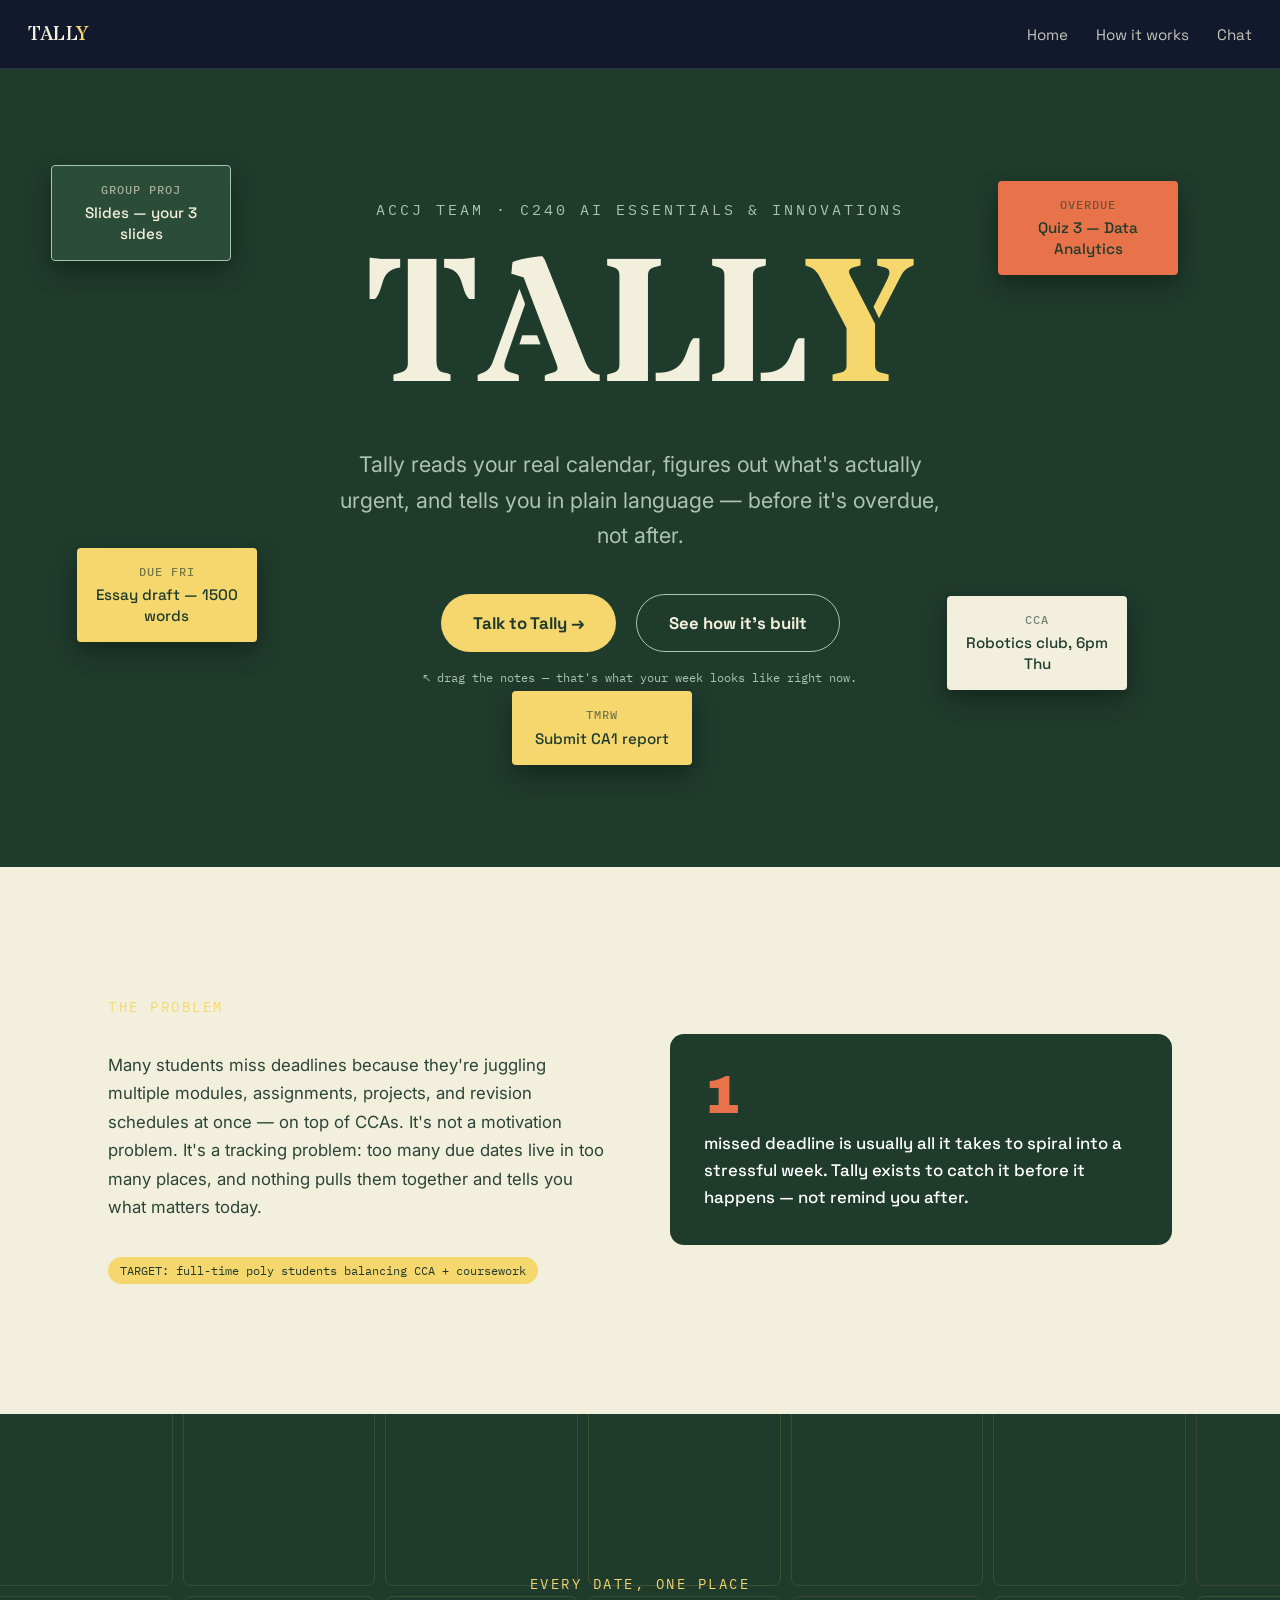
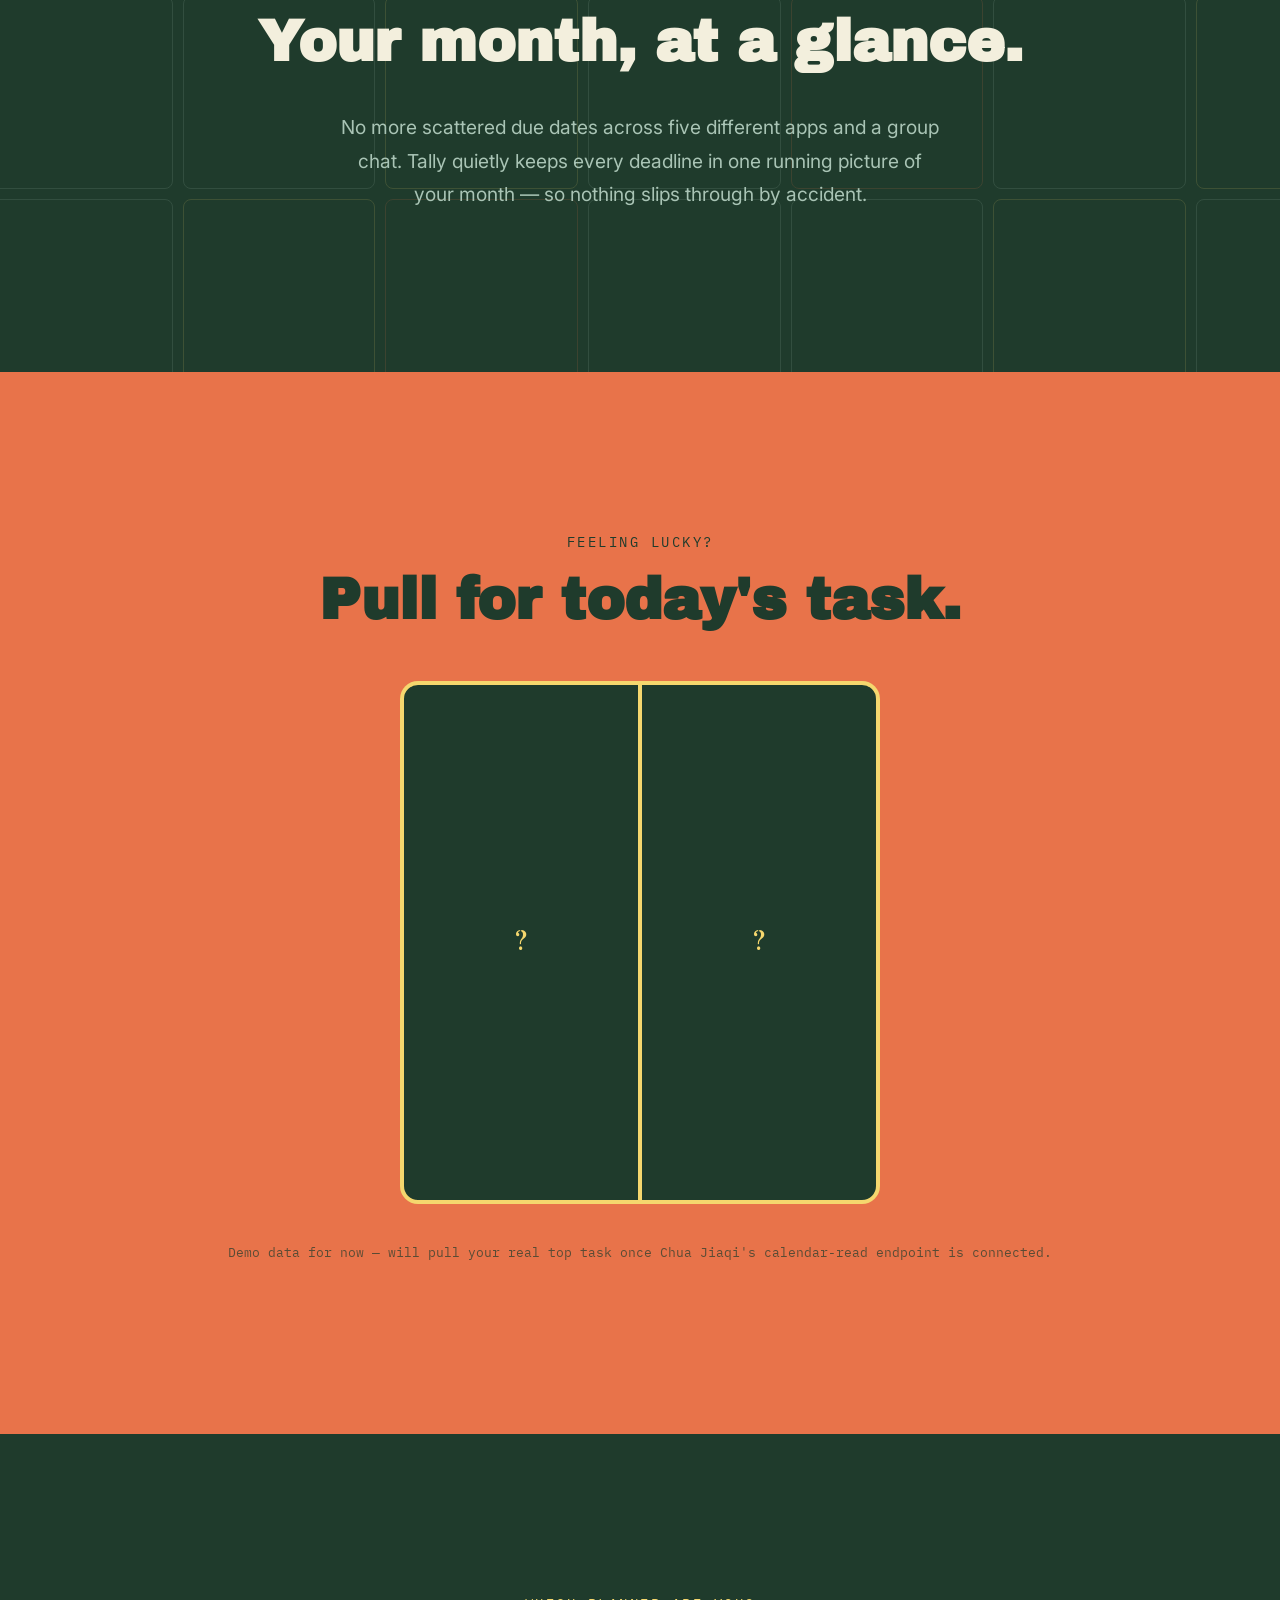
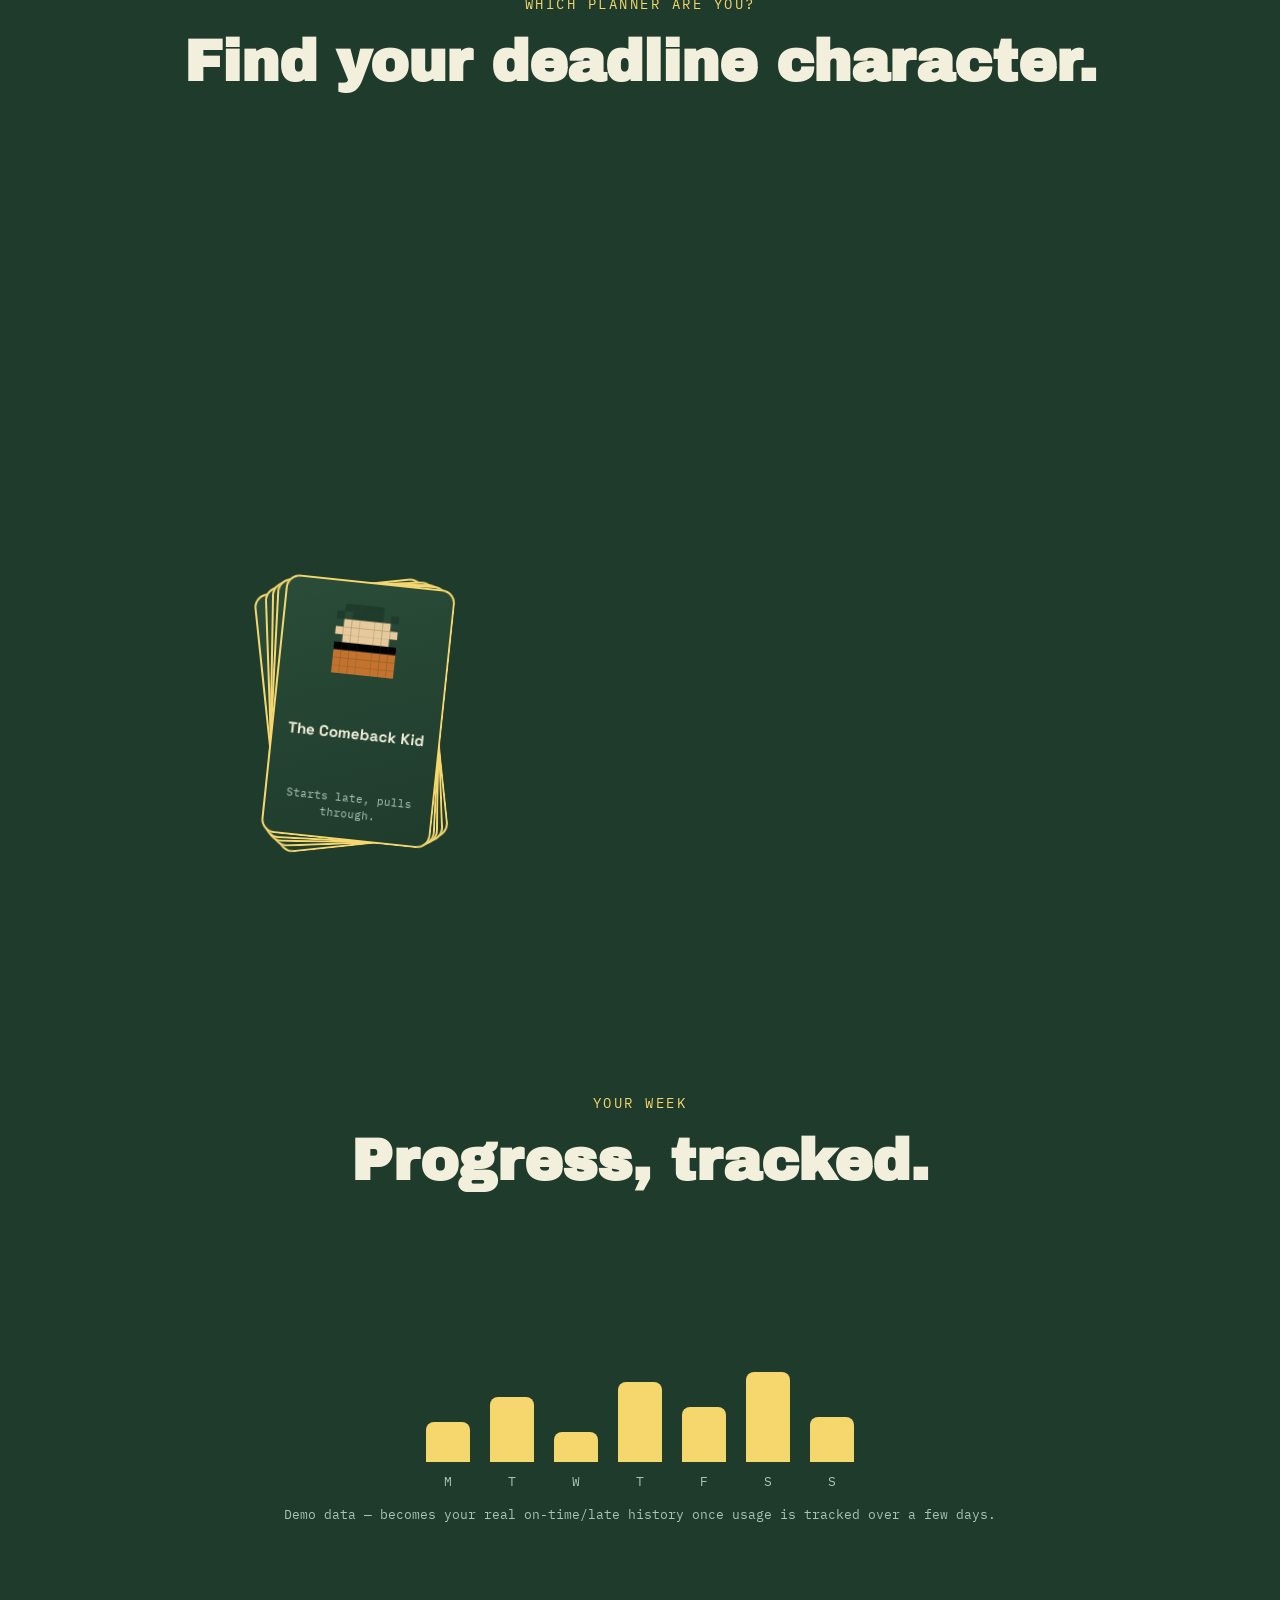
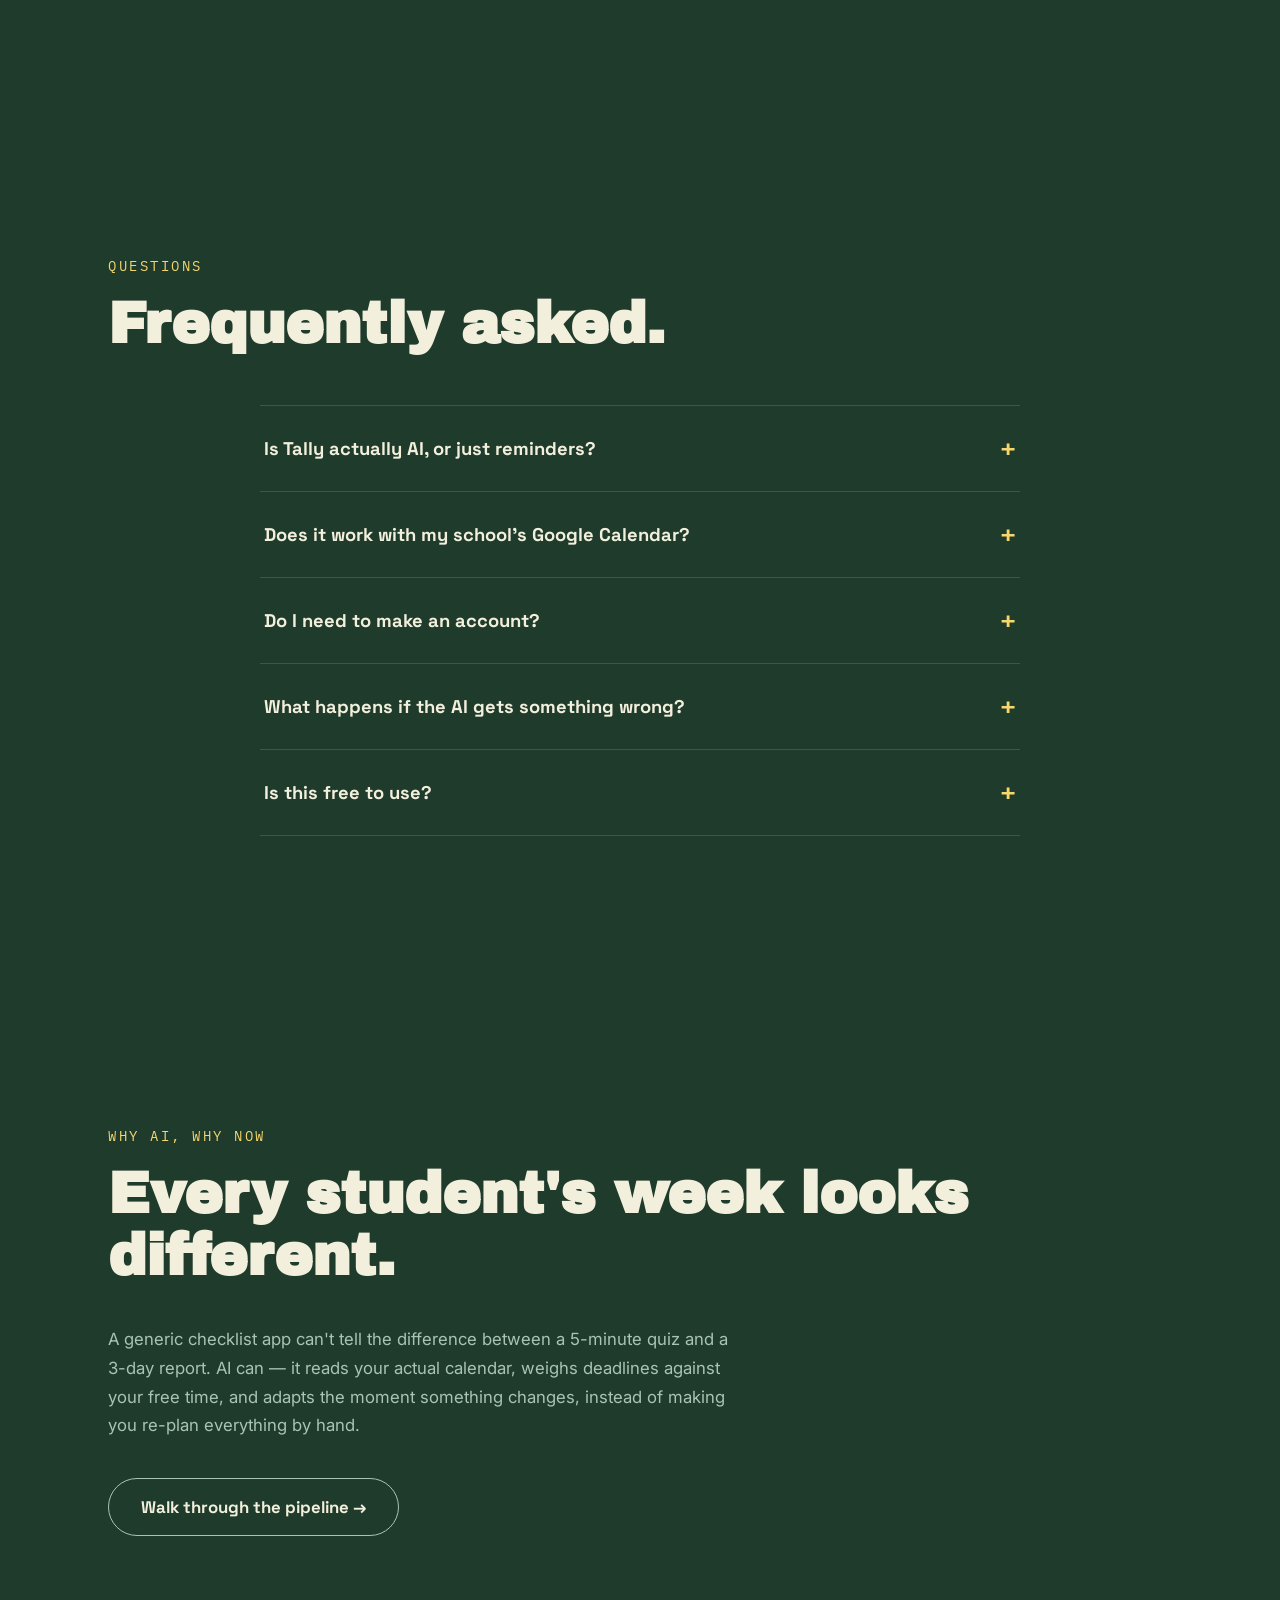
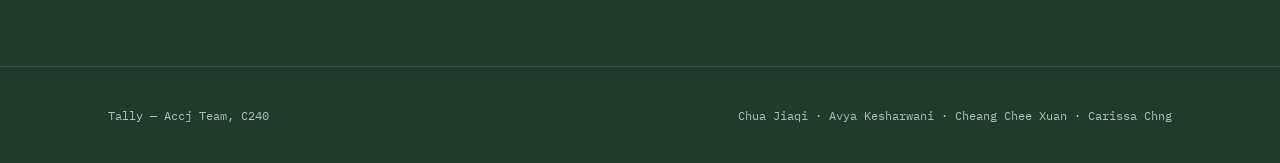
<file: index (2).html>
<!DOCTYPE html>
<html lang="en">
<head>
<meta charset="UTF-8">
<meta name="viewport" content="width=device-width, initial-scale=1.0">
<title>Tally — stop forgetting stuff</title>
<link rel="stylesheet" href="style.css">
</head>
<body>

<nav class="nav">
  <a href="index.html" class="nav-mark" style="text-decoration:none;">TALL<span>Y</span></a>
  <ul class="nav-links" id="nav-links">
    <li><a href="index.html">Home</a></li>
    <li><a href="how-it-works.html">How it works</a></li>
    <li><a href="chat.html">Chat</a></li>
  </ul>
  <button class="nav-toggle" id="nav-toggle" aria-label="Toggle menu">&#9776;</button>
</nav>

<header class="hero">
  <!-- AVYA: sticky notes scattered around the wordmark, absolute + draggable -->
  <div class="note-field" aria-hidden="true">
    <div class="note y" style="left:6%; top:60%;"><span class="note-tag">Due Fri</span>Essay draft — 1500 words</div>
    <div class="note c" style="left:78%; top:14%;"><span class="note-tag">Overdue</span>Quiz 3 — Data Analytics</div>
    <div class="note p" style="left:74%; top:66%;"><span class="note-tag">CCA</span>Robotics club, 6pm Thu</div>
    <div class="note b" style="left:4%; top:12%;"><span class="note-tag">Group proj</span>Slides — your 3 slides</div>
    <div class="note y" style="left:40%; top:78%;"><span class="note-tag">Tmrw</span>Submit CA1 report</div>
  </div>

  <div class="wrap">
    <div class="eyebrow">Accj Team · C240 AI Essentials & Innovations</div>
    <h1 class="wordmark">
      <span class="char-in">T</span><span class="char-in">A</span><span class="char-in">L</span><span class="char-in">L</span><span class="char-in accent">Y</span>
    </h1>
    <p class="sub">Tally reads your real calendar, figures out what's actually urgent, and tells you in plain language — before it's overdue, not after.</p>
    <div class="hero-cta">
      <a href="chat.html" class="btn btn-primary">Talk to Tally →</a>
      <a href="how-it-works.html" class="btn btn-ghost">See how it's built</a>
    </div>
    <p class="hero-hint">↖ drag the notes — that's what your week looks like right now.</p>
  </div>
</header>

<section class="problem reveal">
  <div class="wrap">
    <div class="section-label">The problem</div>
    <div class="problem-grid">
      <div>
        <p>Many students miss deadlines because they're juggling multiple modules, assignments, projects, and revision schedules at once — on top of CCAs. It's not a motivation problem. It's a tracking problem: too many due dates live in too many places, and nothing pulls them together and tells you what matters today.</p>
        <span class="audience-chip">TARGET: full-time poly students balancing CCA + coursework</span>
      </div>
      <div class="stat-card">
        <div class="stat-num">1</div>
        <p style="margin:0;">missed deadline is usually all it takes to spiral into a stressful week. Tally exists to catch it before it happens — not remind you after.</p>
      </div>
    </div>
  </div>
</section>

<!-- CALENDAR — pure decorative background texture, Abetka-style, no boxed grid -->
<section class="calendar-section reveal">
  <div class="calendar-bg" aria-hidden="true">
    <div></div><div></div><div></div><div></div><div></div><div></div><div></div><div></div><div></div>
    <div></div><div></div><div></div><div></div><div></div><div></div><div></div><div></div><div></div>
    <div></div><div></div><div></div><div></div><div></div><div></div><div></div><div></div><div></div>
  </div>
  <div class="wrap calendar-content">
    <div class="section-label">Every date, one place</div>
    <h2 class="section-title" style="font-family:'Archivo Black',sans-serif;">Your month, at a glance.</h2>
    <p>No more scattered due dates across five different apps and a group chat. Tally quietly keeps every deadline in one running picture of your month — so nothing slips through by accident.</p>
  </div>
</section>

<!-- SLOT MACHINE — scroll-linked vault doors open as you enter, close as you leave -->
<section class="slot-section reveal" id="slot-section">
  <div class="wrap">
    <div class="section-label">Feeling lucky?</div>
    <h2 class="section-title" style="font-family:'Archivo Black',sans-serif;">Pull for today's task.</h2>

    <div class="slot-stage" id="slot-stage">
      <div class="slot-machine" id="slot-machine">
        <div class="machine-dome"><span class="machine-star">★</span></div>
        <div class="machine-body">
          <div class="marquee" aria-hidden="true">
            <span></span><span></span><span></span><span></span><span></span><span></span><span></span><span></span>
          </div>
          <div class="reels">
            <div class="reel"><div class="reel-strip">⏰</div></div>
            <div class="reel"><div class="reel-strip">📕</div></div>
            <div class="reel"><div class="reel-strip">🔥</div></div>
          </div>
          <div class="slot-result" id="slot-result"></div>
          <button class="lever-btn" id="lever-btn">PULL 🎰</button>
        </div>
      </div>

      <!-- scroll-linked vault doors: open on the way in, close on the way out -->
      <div class="slot-doors" aria-hidden="true">
        <div class="door left"><span>?</span></div>
        <div class="door right"><span>?</span></div>
      </div>
    </div>

    <p class="slot-note">Demo data for now — will pull your real top task once Chua Jiaqi's calendar-read endpoint is connected.</p>
  </div>
</section>

<!-- TAROT CHARACTER CARDS — flip face-up one by one on scroll, then collect into a deck beside the quiz -->
<section class="tarot-section reveal">
  <div class="wrap">
    <div class="section-label">Which planner are you?</div>
    <h2 class="section-title" style="font-family:'Archivo Black',sans-serif;">Find your deadline character.</h2>

    <div class="tarot-grid" id="tarot-grid">

      <div class="tarot-card" data-type="early">
        <div class="card-inner">
          <div class="card-face card-back"><span>T</span></div>
          <div class="card-face card-front">
            <div class="tarot-portrait" data-portrait="early"></div>
            <div class="tarot-name">The Early Bird</div>
            <div class="tarot-desc">Days ahead, calm and collected.</div>
          </div>
        </div>
      </div>

      <div class="tarot-card" data-type="steady">
        <div class="card-inner">
          <div class="card-face card-back"><span>T</span></div>
          <div class="card-face card-front">
            <div class="tarot-portrait" data-portrait="steady"></div>
            <div class="tarot-name">The Steady Planner</div>
            <div class="tarot-desc">Daily chunks, no surprises.</div>
          </div>
        </div>
      </div>

      <div class="tarot-card" data-type="diver">
        <div class="card-inner">
          <div class="card-face card-back"><span>T</span></div>
          <div class="card-face card-front">
            <div class="tarot-portrait" data-portrait="diver"></div>
            <div class="tarot-name">The Deadline Diver</div>
            <div class="tarot-desc">Thrives at 11:59pm.</div>
          </div>
        </div>
      </div>

      <div class="tarot-card" data-type="juggler">
        <div class="card-inner">
          <div class="card-face card-back"><span>T</span></div>
          <div class="card-face card-front">
            <div class="tarot-portrait" data-portrait="juggler"></div>
            <div class="tarot-name">The Juggler</div>
            <div class="tarot-desc">Many things, somehow works.</div>
          </div>
        </div>
      </div>

      <div class="tarot-card" data-type="comeback">
        <div class="card-inner">
          <div class="card-face card-back"><span>T</span></div>
          <div class="card-face card-front">
            <div class="tarot-portrait" data-portrait="comeback"></div>
            <div class="tarot-name">The Comeback Kid</div>
            <div class="tarot-desc">Starts late, pulls through.</div>
          </div>
        </div>
      </div>

    </div>

    <p class="hero-hint" id="scroll-cue">↓ keep scrolling to collect the deck</p>

    <div class="quiz-row" id="quiz-row">
      <div class="deck-col" id="deck-col"></div>
      <div class="quiz-col">
        <div class="quiz-box" id="quiz-box">
          <div class="quiz-question" id="quiz-question"></div>
          <div class="quiz-options" id="quiz-options"></div>
          <p class="quiz-result-note" id="quiz-result-note" style="display:none;">That's you — for now. A few days of real use will sharpen this.</p>
        </div>
      </div>
    </div>
  </div>
</section>

<!-- PROGRESS CHART (demo data) -->
<section class="progress-section reveal">
  <div class="wrap">
    <div class="section-label">Your week</div>
    <h2 class="section-title" style="font-family:'Archivo Black',sans-serif;">Progress, tracked.</h2>
    <div class="progress-chart">
      <div class="progress-bar"><span>M</span></div>
      <div class="progress-bar"><span>T</span></div>
      <div class="progress-bar"><span>W</span></div>
      <div class="progress-bar"><span>T</span></div>
      <div class="progress-bar"><span>F</span></div>
      <div class="progress-bar"><span>S</span></div>
      <div class="progress-bar"><span>S</span></div>
    </div>
    <p class="progress-note">Demo data — becomes your real on-time/late history once usage is tracked over a few days.</p>
  </div>
</section>

<!-- FAQ -->
<section class="faq-section reveal">
  <div class="wrap">
    <div class="section-label">Questions</div>
    <h2 class="section-title" style="font-family:'Archivo Black',sans-serif;">Frequently asked.</h2>
    <div class="faq-list" id="faq-list">
      <div class="faq-item">
        <button class="faq-q">Is Tally actually AI, or just reminders? <span class="plus">+</span></button>
        <div class="faq-a">It's a real AI Agent reading your calendar and reasoning about what's urgent — not a fixed list of reminder rules. It adapts as your schedule changes.</div>
      </div>
      <div class="faq-item">
        <button class="faq-q">Does it work with my school's Google Calendar? <span class="plus">+</span></button>
        <div class="faq-a">Yes — Tally reads directly from Google Calendar, so anything already synced there (school timetable, CCA schedule, personal events) is visible to it.</div>
      </div>
      <div class="faq-item">
        <button class="faq-q">Do I need to make an account? <span class="plus">+</span></button>
        <div class="faq-a">Not for this demo — just open the chat and start asking. A real account layer would come with a full launch.</div>
      </div>
      <div class="faq-item">
        <button class="faq-q">What happens if the AI gets something wrong? <span class="plus">+</span></button>
        <div class="faq-a">There's a dedicated error-handling workflow watching in the background, so a failure surfaces as a clear message instead of the bot going silent.</div>
      </div>
      <div class="faq-item">
        <button class="faq-q">Is this free to use? <span class="plus">+</span></button>
        <div class="faq-a">This build is a school project demo, so yes — free, and not tied to any pricing plan.</div>
      </div>
    </div>
  </div>
</section>

<section class="reveal">
  <div class="wrap">
    <div class="section-label">Why AI, why now</div>
    <h2 class="section-title" style="font-family:'Archivo Black',sans-serif;">Every student's week looks different.</h2>
    <p style="color:var(--slate); max-width:640px; line-height:1.7; font-size:1.05rem;">A generic checklist app can't tell the difference between a 5-minute quiz and a 3-day report. AI can — it reads your actual calendar, weighs deadlines against your free time, and adapts the moment something changes, instead of making you re-plan everything by hand.</p>
    <a href="how-it-works.html" class="btn btn-ghost" style="margin-top:22px;">Walk through the pipeline →</a>
  </div>
</section>

<footer>
  <div class="wrap" style="display:flex; justify-content:space-between; width:100%; flex-wrap:wrap; gap:10px;">
    <span>Tally — Accj Team, C240</span>
    <span>Chua Jiaqi · Avya Kesharwani · Cheang Chee Xuan · Carissa Chng</span>
  </div>
</footer>

<script src="script.js"></script>
</body>
</html>
</file>
<file: style.css>
@import url('https://fonts.googleapis.com/css2?family=Stardos+Stencil:wght@400;700&family=Space+Grotesk:wght@400;500;700&family=Inter:wght@400;500;600&family=IBM+Plex+Mono:wght@400;500&family=Archivo+Black&display=swap');

:root{
  --ink:#1F3B2C;
  --ink-soft:#2A4C38;
  --paper:#F3EFDD;
  --yellow:#F5D76E;
  --coral:#E8734A;
  --slate:#A9C4B5;
  --radius:14px;
}

*{box-sizing:border-box;}
html{scroll-behavior:smooth;}
body{
  margin:0;
  background:var(--ink);
  color:var(--paper);
  font-family:'Inter',sans-serif;
  -webkit-font-smoothing:antialiased;
}

::selection{background:var(--yellow);color:var(--ink);}

a{color:inherit;}

.wrap{max-width:1120px;margin:0 auto;padding:0 28px;}

/* ---------- NAV ---------- */
.nav{
  position:sticky;top:0;z-index:50;
  display:flex;align-items:center;justify-content:space-between;
  padding:20px 28px;
  background:rgba(18,23,46,0.9);
  backdrop-filter:blur(6px);
  border-bottom:1px solid rgba(147,163,199,0.2);
}
.nav-mark{
  font-family:'Stardos Stencil',cursive;
  font-size:1.3rem;
  letter-spacing:0.5px;
}
.nav-mark span{color:var(--yellow);}
.nav-links{display:flex;gap:28px;list-style:none;margin:0;padding:0;font-family:'Space Grotesk',sans-serif;font-size:0.95rem;}
.nav-links a{text-decoration:none;opacity:0.8;transition:opacity .15s;}
.nav-links a:hover,.nav-links a.active{opacity:1;color:var(--yellow);}

.nav-toggle{
  display:none;
  background:transparent;
  border:1.5px solid var(--slate);
  border-radius:8px;
  width:40px;height:40px;
  color:var(--paper);
  font-size:1.1rem;
  cursor:pointer;
}

/* ---------- BUTTONS ---------- */
.btn{
  display:inline-flex;align-items:center;gap:8px;
  font-family:'Space Grotesk',sans-serif;font-weight:700;font-size:1.05rem;
  padding:17px 32px;border-radius:100px;border:none;cursor:pointer;
  text-decoration:none;
}
.btn-primary{background:var(--yellow);color:var(--ink);}
.btn-primary:hover{background:#fbe6a0;}
.btn-ghost{background:transparent;color:var(--paper);border:1.5px solid var(--slate);}
.btn-ghost:hover{border-color:var(--yellow);color:var(--yellow);}

/* ---------- HERO ---------- */
.hero{
  position:relative;
  padding:130px 0 170px;
  text-align:center;
  overflow:hidden;
  min-height:80vh;
  display:flex;
  align-items:center;
}
.hero .wrap{width:100%;}
.eyebrow{
  font-family:'IBM Plex Mono',monospace;
  color:var(--slate);
  font-size:0.95rem;
  letter-spacing:3px;
  text-transform:uppercase;
  margin-bottom:24px;
}
.wordmark{
  font-family:'Stardos Stencil',cursive;
  font-weight:700;
  font-size:clamp(4.5rem,16vw,11rem);
  line-height:1;
  margin:0 0 28px;
  letter-spacing:4px;
  position:relative;
  z-index:3;
}
.wordmark .accent{color:var(--yellow);}
.wordmark .char-in{
  display:inline-block;
  opacity:0;
  transform:translateY(24px);
  animation:charIn 0.5s cubic-bezier(.2,.8,.2,1) forwards;
}
@keyframes charIn{
  to{opacity:1; transform:translateY(0);}
}
.sub{
  font-size:1.35rem;
  color:var(--slate);
  max-width:600px;
  line-height:1.65;
  margin:0 auto 40px;
  position:relative;
  z-index:3;
}
.hero-cta{
  display:flex;gap:20px;flex-wrap:wrap;justify-content:center;
  pointer-events:auto;
  position:relative;
  z-index:3;
}

/* sticky notes — scattered around the wordmark, absolute within hero */
.note-field{
  position:absolute;
  inset:0;
  z-index:1;
  pointer-events:none;
}
.note{
  position:absolute;
  pointer-events:auto;
  width:180px;
  padding:16px 18px;
  border-radius:4px;
  font-family:'Space Grotesk',sans-serif;
  font-size:0.95rem;
  font-weight:500;
  line-height:1.35;
  cursor:grab;
  user-select:none;
  box-shadow:0 10px 25px rgba(0,0,0,0.35);
  transition:box-shadow .15s;
}
.note:active{cursor:grabbing;box-shadow:0 18px 35px rgba(0,0,0,0.5);}
.note.dragging{z-index:40;}
.note-tag{
  font-family:'IBM Plex Mono',monospace;
  font-size:0.72rem;
  text-transform:uppercase;
  letter-spacing:1px;
  opacity:0.6;
  display:block;
  margin-bottom:6px;
}
.note.y{background:var(--yellow);color:var(--ink);}
.note.c{background:var(--coral);color:var(--ink);}
.note.p{background:var(--paper);color:var(--ink);}
.note.b{background:var(--ink-soft);color:var(--paper);border:1px solid var(--slate);}

.hero-hint{
  font-family:'IBM Plex Mono',monospace;
  font-size:0.75rem;
  color:var(--slate);
  margin-top:18px;
}

/* ---------- SECTION shared ---------- */
section{padding:130px 0;}
.section-label{
  font-family:'IBM Plex Mono',monospace;
  font-size:0.9rem;
  color:var(--yellow);
  letter-spacing:2.5px;
  text-transform:uppercase;
  margin-bottom:18px;
}
.section-title{
  font-family:'Archivo Black',sans-serif;
  font-size:clamp(2.2rem,5vw,3.6rem);
  margin:0 0 38px;
  line-height:1.08;
}

/* ---------- PROBLEM (torn paper) ---------- */
.problem{
  background:var(--paper);
  color:var(--ink);
  position:relative;
}
.problem::before{
  content:"";
  position:absolute;top:0;left:0;right:0;height:14px;
  background:repeating-linear-gradient(115deg,var(--ink) 0 14px,transparent 14px 28px);
  transform:translateY(-14px);
}
.problem-grid{
  display:grid;
  grid-template-columns:1fr 1fr;
  gap:60px;
  align-items:start;
}
.problem-grid p{font-size:1.05rem;line-height:1.7;color:#2b4436;}
.stat-card{
  background:var(--ink);
  color:var(--paper);
  border-radius:var(--radius);
  padding:34px;
  font-family:'Space Grotesk',sans-serif;
}
.stat-card p{
  color:#FFFFFF;
  font-weight:500;
  font-size:1.05rem;
  line-height:1.6;
}
.stat-num{
  font-family:'Archivo Black',sans-serif;
  font-size:3.4rem;
  color:var(--coral);
  line-height:1;
  margin-bottom:8px;
}
.audience-chip{
  display:inline-block;
  background:var(--yellow);
  color:var(--ink);
  font-family:'IBM Plex Mono',monospace;
  font-size:0.75rem;
  padding:6px 12px;
  border-radius:100px;
  margin-top:18px;
}

@media (max-width:780px){
  .problem-grid{grid-template-columns:1fr;}
}

/* ---------- STEPS / how it works ---------- */
.steps{display:flex;flex-direction:column;gap:0;}
.step{
  display:grid;
  grid-template-columns:90px 1fr;
  gap:28px;
  padding:34px 0;
  border-top:1px solid rgba(147,163,199,0.25);
}
.step:last-child{border-bottom:1px solid rgba(147,163,199,0.25);}
.step-num{
  font-family:'Archivo Black',sans-serif;
  font-size:2.4rem;
  color:var(--slate);
  opacity:0.5;
}
.step-role{
  font-family:'IBM Plex Mono',monospace;
  font-size:0.75rem;
  color:var(--yellow);
  text-transform:uppercase;
  letter-spacing:1.5px;
  margin-bottom:6px;
}
.step-title{
  font-family:'Space Grotesk',sans-serif;
  font-weight:700;
  font-size:1.3rem;
  margin:0 0 10px;
}
.step-desc{color:var(--slate);line-height:1.6;margin-bottom:16px;max-width:640px;}
.flow{
  display:flex;flex-wrap:wrap;gap:10px;align-items:center;
  font-family:'IBM Plex Mono',monospace;font-size:0.8rem;
}
.flow-node{
  background:var(--ink-soft);
  border:1px solid var(--slate);
  padding:8px 14px;
  border-radius:8px;
}
.flow-arrow{color:var(--slate);}

.slot{
  margin-top:16px;
  border:1.5px dashed var(--slate);
  border-radius:10px;
  padding:14px 16px;
  font-family:'IBM Plex Mono',monospace;
  font-size:0.78rem;
  color:var(--slate);
}
.slot b{color:var(--paper);}

/* ---------- CHAT PAGE ---------- */
.chat-page{padding-top:60px;padding-bottom:120px;}
.chat-shell{
  max-width:640px;
  margin:0 auto;
  background:var(--ink-soft);
  border-radius:20px;
  border:1px solid rgba(147,163,199,0.3);
  overflow:hidden;
  display:flex;
  flex-direction:column;
  height:600px;
}
.chat-head{
  padding:18px 22px;
  border-bottom:1px solid rgba(147,163,199,0.25);
  display:flex;align-items:center;gap:12px;
}
.chat-dot{width:10px;height:10px;border-radius:50%;background:var(--yellow);}
.chat-head-name{font-family:'Space Grotesk',sans-serif;font-weight:700;}
.chat-head-status{font-family:'IBM Plex Mono',monospace;font-size:0.7rem;color:var(--slate);margin-left:auto;}
.chat-log{
  flex:1;overflow-y:auto;
  padding:22px;
  display:flex;flex-direction:column;gap:14px;
}
.bubble{
  max-width:78%;
  padding:12px 16px;
  border-radius:14px;
  font-size:0.92rem;
  line-height:1.5;
  white-space:pre-wrap;
}
.bubble.bot{
  align-self:flex-start;
  background:var(--paper);
  color:var(--ink);
  border-bottom-left-radius:4px;
}
.bubble.user{
  align-self:flex-end;
  background:var(--yellow);
  color:var(--ink);
  border-bottom-right-radius:4px;
}
.bubble.system{
  align-self:center;
  background:transparent;
  border:1px dashed var(--slate);
  color:var(--slate);
  font-family:'IBM Plex Mono',monospace;
  font-size:0.72rem;
}
.chat-input-row{
  display:flex;gap:10px;
  padding:16px;
  border-top:1px solid rgba(147,163,199,0.25);
}
.chat-input-row input{
  flex:1;
  background:var(--ink);
  border:1px solid var(--slate);
  border-radius:100px;
  padding:12px 18px;
  color:var(--paper);
  font-family:'Inter',sans-serif;
  font-size:0.92rem;
}
.chat-input-row input:focus{outline:none;border-color:var(--yellow);}
.chat-input-row button{
  background:var(--yellow);
  border:none;
  border-radius:100px;
  width:46px;height:46px;
  font-size:1.1rem;
  cursor:pointer;
}
.typing{display:flex;gap:4px;align-self:flex-start;padding:12px 16px;}
.typing span{width:6px;height:6px;border-radius:50%;background:var(--slate);animation:blink 1.2s infinite ease-in-out;}
.typing span:nth-child(2){animation-delay:0.2s;}
.typing span:nth-child(3){animation-delay:0.4s;}
@keyframes blink{0%,80%,100%{opacity:0.2;}40%{opacity:1;}}

/* ---------- FOOTER ---------- */
footer{
  padding:40px 0;
  border-top:1px solid rgba(147,163,199,0.2);
  font-family:'IBM Plex Mono',monospace;
  font-size:0.78rem;
  color:var(--slate);
  display:flex;justify-content:space-between;flex-wrap:wrap;gap:10px;
}

/* =========================================================
   SCROLL REVEAL — generic utility, toggled by JS IntersectionObserver
   ========================================================= */
.reveal{
  opacity:0;
  transform:translateY(30px);
  transition:opacity 0.7s cubic-bezier(.2,.8,.2,1), transform 0.7s cubic-bezier(.2,.8,.2,1);
}
.reveal.in{opacity:1; transform:translateY(0);}

/* =========================================================
   CALENDAR STRIP — pure background texture, Abetka-style, no boxed grid
   ========================================================= */
.calendar-section{
  position:relative;
  padding:160px 0;
  overflow:hidden;
  min-height:60vh;
  display:flex;
  align-items:center;
}
.calendar-bg{
  position:absolute;
  inset:-40px;
  display:grid;
  grid-template-columns:repeat(9,1fr);
  gap:10px;
  padding:20px;
  opacity:0.14;
  z-index:0;
  pointer-events:none;
}
.calendar-bg div{
  border:1.5px solid var(--slate);
  border-radius:8px;
  aspect-ratio:1;
}
.calendar-bg div:nth-child(4n){border-color:var(--yellow);}
.calendar-bg div:nth-child(7n){border-color:var(--coral);}
.calendar-content{
  position:relative;
  z-index:1;
  text-align:center;
  width:100%;
}
.calendar-content p{
  color:var(--slate);
  max-width:600px;
  margin:0 auto;
  line-height:1.75;
  font-size:1.2rem;
}

/* =========================================================
   SLOT MACHINE
   ========================================================= */
.slot-section{
  padding:160px 0;
  text-align:center;
  position:relative;
  background:var(--coral);
  overflow:hidden;
}
.slot-section .section-label{color:var(--ink);}
.slot-section .section-title{color:var(--ink);}
.slot-stage{
  position:relative;
  max-width:480px;
  margin:50px auto 0;
}
.slot-machine{
  position:relative;
  padding:0 0 30px;
}
.machine-dome{
  background:var(--paper);
  border-radius:200px 200px 0 0;
  height:90px;
  display:flex;
  align-items:flex-end;
  justify-content:center;
  padding-bottom:14px;
  border:4px solid var(--ink);
  border-bottom:none;
}
.machine-star{
  font-size:2.2rem;
  color:var(--yellow);
  filter:drop-shadow(0 2px 0 var(--ink));
}
.machine-body{
  background:var(--ink-soft);
  border:4px solid var(--ink);
  border-top:none;
  border-radius:0 0 18px 18px;
  padding:28px 26px 34px;
}
.marquee{
  display:flex;
  justify-content:space-between;
  margin-bottom:20px;
  padding:0 6px;
}
.marquee span{
  width:11px;height:11px;border-radius:50%;
  background:var(--yellow);
  box-shadow:0 0 10px 2px rgba(255,207,90,0.7);
  animation:marqueeFade 2.2s ease-in-out infinite;
}
.marquee span:nth-child(2n){animation-delay:0.55s;}
.marquee span:nth-child(3n){animation-delay:1.1s;}
@keyframes marqueeFade{
  0%,100%{opacity:0.15; box-shadow:0 0 4px 1px rgba(255,207,90,0.2);}
  50%{opacity:1; box-shadow:0 0 14px 3px rgba(255,207,90,0.8);}
}
.reels{
  display:flex;
  gap:12px;
  background:var(--ink);
  border-radius:14px;
  padding:20px;
  margin-bottom:26px;
}
.reel{
  flex:1;
  height:100px;
  background:var(--paper);
  border-radius:10px;
  overflow:hidden;
  display:flex;
  align-items:center;
  justify-content:center;
  font-size:2.2rem;
  color:var(--ink);
  position:relative;
  border:3px solid var(--yellow);
}
.reel .reel-strip{
  display:flex;
  flex-direction:column;
  align-items:center;
}
.reel.spinning .reel-strip{
  animation:reelSpin 0.15s linear infinite;
}
@keyframes reelSpin{
  0%{transform:translateY(0);}
  100%{transform:translateY(34px);}
}
.slot-result{
  min-height:60px;
  font-family:'Space Grotesk',sans-serif;
  font-weight:700;
  color:var(--paper);
  font-size:1.15rem;
  margin-bottom:24px;
  padding:0 10px;
}
.slot-result .tag{
  display:block;
  font-family:'IBM Plex Mono',monospace;
  font-weight:400;
  font-size:0.8rem;
  color:var(--slate);
  margin-bottom:6px;
  text-transform:uppercase;
  letter-spacing:1px;
}
.lever-btn{
  font-family:'Stardos Stencil',cursive;
  background:var(--yellow);
  color:var(--ink);
  border:none;
  border-radius:100px;
  padding:16px 36px;
  font-size:1.1rem;
  cursor:pointer;
  box-shadow:0 6px 0 #c49a2e;
  transition:transform 0.1s;
}
.lever-btn:active{transform:translateY(4px);box-shadow:0 2px 0 #c49a2e;}
.lever-btn:disabled{opacity:0.6;cursor:default;}
.slot-note{
  font-family:'IBM Plex Mono',monospace;
  font-size:0.8rem;
  color:var(--ink);
  opacity:0.7;
  margin-top:40px;
}

/* scroll-linked vault doors covering the whole machine */
.slot-doors{
  position:absolute;
  inset:0;
  z-index:5;
  pointer-events:none;
}
.door{
  position:absolute;
  top:0; bottom:0;
  width:50%;
  background:var(--ink);
  border:4px solid var(--yellow);
  display:flex;
  align-items:center;
  justify-content:center;
  transition:transform 0.9s cubic-bezier(.16,.84,.24,1);
}
.door.left{
  left:0;
  border-radius:18px 0 0 18px;
  transform:translateX(calc(var(--door-progress, 0) * -100%));
  border-right:2px solid var(--yellow);
}
.door.right{
  right:0;
  border-radius:0 18px 18px 0;
  transform:translateX(calc(var(--door-progress, 0) * 100%));
  border-left:2px solid var(--yellow);
}
.door span{
  font-family:'Stardos Stencil',cursive;
  color:var(--yellow);
  font-size:1.8rem;
  opacity:calc(1 - var(--door-progress, 0));
}

/* =========================================================
   TAROT CHARACTER CARDS + QUIZ
   ========================================================= */
.tarot-section{padding:160px 0;text-align:center;}
.tarot-grid{
  position:relative;
  display:flex;
  flex-wrap:wrap;
  justify-content:center;
  gap:36px;
  max-width:1000px;
  margin:60px auto 50px;
  min-height:380px;
  perspective:1400px;
}
.tarot-card{
  width:170px;
  height:260px;
  opacity:0;
  transform:translate(var(--dx,0), var(--dy,-40px)) rotate(var(--rot,0deg));
  transition:transform 0.9s cubic-bezier(.2,.8,.2,1), opacity 0.9s ease;
}
.tarot-card.in{
  opacity:1;
  transform:translate(0,0) rotate(var(--settle-rot,0deg));
}
.card-inner{
  position:relative;
  width:100%;
  height:100%;
  transform-style:preserve-3d;
  transition:transform 0.7s cubic-bezier(.3,.7,.3,1);
}
.tarot-card.flipped .card-inner{transform:rotateY(180deg);}
.card-face{
  position:absolute;
  inset:0;
  border-radius:14px;
  border:2px solid var(--yellow);
  backface-visibility:hidden;
  display:flex;
  flex-direction:column;
  align-items:center;
  justify-content:space-between;
  padding:16px 12px;
}
.card-back{
  background:repeating-linear-gradient(45deg, var(--ink-soft), var(--ink-soft) 10px, var(--ink) 10px, var(--ink) 20px);
  display:flex;
  align-items:center;
  justify-content:center;
}
.card-back span{
  font-family:'Stardos Stencil',cursive;
  font-size:2.4rem;
  color:var(--yellow);
  opacity:0.8;
}
.card-front{
  background:linear-gradient(160deg, var(--ink-soft), var(--ink));
  transform:rotateY(180deg);
}
.tarot-card.collected{
  transition:transform 0.7s cubic-bezier(.3,.7,.3,1), opacity 0.4s ease;
}
.tarot-portrait{
  width:70px;height:70px;
  border-radius:50%;
  display:flex;align-items:center;justify-content:center;
  font-size:2rem;
  margin-top:6px;
}
.tarot-name{
  font-family:'Space Grotesk',sans-serif;
  font-weight:700;
  font-size:0.95rem;
  text-align:center;
}
.tarot-desc{
  font-family:'IBM Plex Mono',monospace;
  font-size:0.68rem;
  color:var(--slate);
  text-align:center;
  line-height:1.45;
}

/* deck (left) + quiz (right) layout, revealed after collect */
.quiz-row{
  display:flex;
  gap:70px;
  align-items:center;
  justify-content:center;
  max-width:820px;
  margin:0 auto;
}
.deck-col{
  position:relative;
  width:190px;
  height:290px;
  flex-shrink:0;
  display:none;
}
.deck-col.active{display:block;}
.deck-col .tarot-card{
  position:absolute;
  top:0; left:0;
  opacity:1;
}
.deck-col .tarot-card:nth-child(1){transform:rotate(-6deg) translate(-4px,2px); z-index:1;}
.deck-col .tarot-card:nth-child(2){transform:rotate(-2deg) translate(-1px,1px); z-index:2;}
.deck-col .tarot-card:nth-child(3){transform:rotate(1deg); z-index:3;}
.deck-col .tarot-card:nth-child(4){transform:rotate(3deg) translate(1px,-1px); z-index:4;}
.deck-col .tarot-card:nth-child(5){transform:rotate(6deg) translate(3px,-2px); z-index:5;}
.quiz-col{flex:1; max-width:480px; text-align:left;}
.quiz-box{
  background:var(--ink-soft);
  border:1px solid rgba(147,163,199,0.3);
  border-radius:18px;
  padding:34px;
  display:none;
  opacity:0;
  transform:translateX(24px);
  transition:opacity 0.6s ease, transform 0.6s ease;
}
.quiz-box.active{display:block;}
.quiz-box.shown{opacity:1; transform:translateX(0);}
.quiz-question{
  font-family:'Space Grotesk',sans-serif;
  font-weight:700;
  font-size:1.25rem;
  margin-bottom:24px;
}
.quiz-options{display:flex;flex-direction:column;gap:12px;}
.quiz-option{
  font-family:'Inter',sans-serif;
  background:var(--ink);
  border:1px solid var(--slate);
  color:var(--paper);
  border-radius:10px;
  padding:14px 18px;
  text-align:left;
  cursor:pointer;
  font-size:1rem;
}
.quiz-option:hover{border-color:var(--yellow);}
.quiz-result-note{
  font-family:'IBM Plex Mono',monospace;
  color:var(--slate);
  font-size:0.8rem;
  margin-top:18px;
}

/* =========================================================
   PROGRESS CHART (demo data)
   ========================================================= */
.progress-section{padding:60px 0 160px;text-align:center;}
.progress-chart{
  display:flex;
  align-items:flex-end;
  justify-content:center;
  gap:20px;
  max-width:600px;
  height:220px;
  margin:50px auto 20px;
}
.progress-bar{
  width:44px;
  border-radius:8px 8px 0 0;
  background:var(--yellow);
  transition:height 1s cubic-bezier(.2,.8,.2,1);
  height:0;
  position:relative;
}
.progress-bar span{
  position:absolute;
  bottom:-28px;left:0;right:0;
  text-align:center;
  font-family:'IBM Plex Mono',monospace;
  font-size:0.8rem;
  color:var(--slate);
}
.progress-note{
  font-family:'IBM Plex Mono',monospace;
  font-size:0.8rem;
  color:var(--slate);
  margin-top:44px;
}

/* =========================================================
   FAQ ACCORDION
   ========================================================= */
.faq-section{padding:160px 0;}
.faq-list{max-width:760px; margin:50px auto 0;}
.faq-item{
  border-top:1px solid rgba(147,163,199,0.25);
}
.faq-item:last-child{border-bottom:1px solid rgba(147,163,199,0.25);}
.faq-q{
  width:100%;
  background:none;
  border:none;
  color:var(--paper);
  text-align:left;
  padding:26px 4px;
  font-family:'Space Grotesk',sans-serif;
  font-size:1.15rem;
  font-weight:700;
  cursor:pointer;
  display:flex;
  justify-content:space-between;
  align-items:center;
  gap:20px;
}
.faq-q .plus{
  font-family:'Stardos Stencil',cursive;
  color:var(--yellow);
  font-size:1.5rem;
  transition:transform 0.3s ease;
  flex-shrink:0;
}
.faq-item.open .faq-q .plus{transform:rotate(45deg);}
.faq-a{
  max-height:0;
  overflow:hidden;
  transition:max-height 0.4s ease, padding 0.4s ease;
  color:var(--slate);
  font-size:1.02rem;
  line-height:1.7;
  padding:0 4px;
}
.faq-item.open .faq-a{
  max-height:240px;
  padding:0 4px 26px;
}

@media (max-width:600px){
  .step{grid-template-columns:1fr;}

  .nav-toggle{display:block;}
  .nav-links{
    display:none;
    position:absolute;
    top:100%;left:0;right:0;
    flex-direction:column;
    gap:0;
    background:var(--ink-soft);
    border-bottom:1px solid rgba(147,163,199,0.25);
    padding:10px 28px 18px;
  }
  .nav-links.open{display:flex;}
  .nav-links a{display:block;padding:12px 0;border-bottom:1px solid rgba(147,163,199,0.15);}

  .hero{padding:50px 0 40px;}
  .note-field{
    position:static;
    display:flex;
    gap:10px;
    overflow-x:auto;
    padding:22px 2px 8px;
    margin-top:10px;
    -webkit-overflow-scrolling:touch;
  }
  .note{position:static;flex:0 0 auto;width:132px;cursor:default;}
  .hero-hint{display:none;}

  .chat-shell{height:min(72vh, 560px);}
  .chat-page{padding-top:30px;padding-bottom:60px;}

  .note-field{justify-content:flex-start;}
  .tarot-card{width:112px;height:180px;}
  .slot-machine{max-width:320px;}
  .reel{height:70px;font-size:1.2rem;}

  .hero{min-height:auto;padding:70px 0 60px;}
  .wordmark{font-size:clamp(3rem,15vw,4.5rem);}
  .note-field{position:absolute;}
  .note{width:120px;padding:10px 12px;font-size:0.75rem;}

  .slot-stage{max-width:280px;}
  .machine-dome{height:60px;}
  .machine-star{font-size:1.5rem;}
  .reels{padding:12px;gap:8px;}
  .door span{font-size:1.1rem;}

  .quiz-row{flex-direction:column;gap:36px;}
  .deck-col{margin:0 auto;}
  .quiz-col{max-width:100%;}

  .faq-q{font-size:1rem;padding:20px 2px;}

  .calendar-section{min-height:auto;padding:80px 0;}
}

/* pixel-art character portrait sizing */
.pixel-portrait{width:56px;height:56px;image-rendering:pixelated;}
.tarot-portrait svg{width:100%;height:100%;}
</file>
